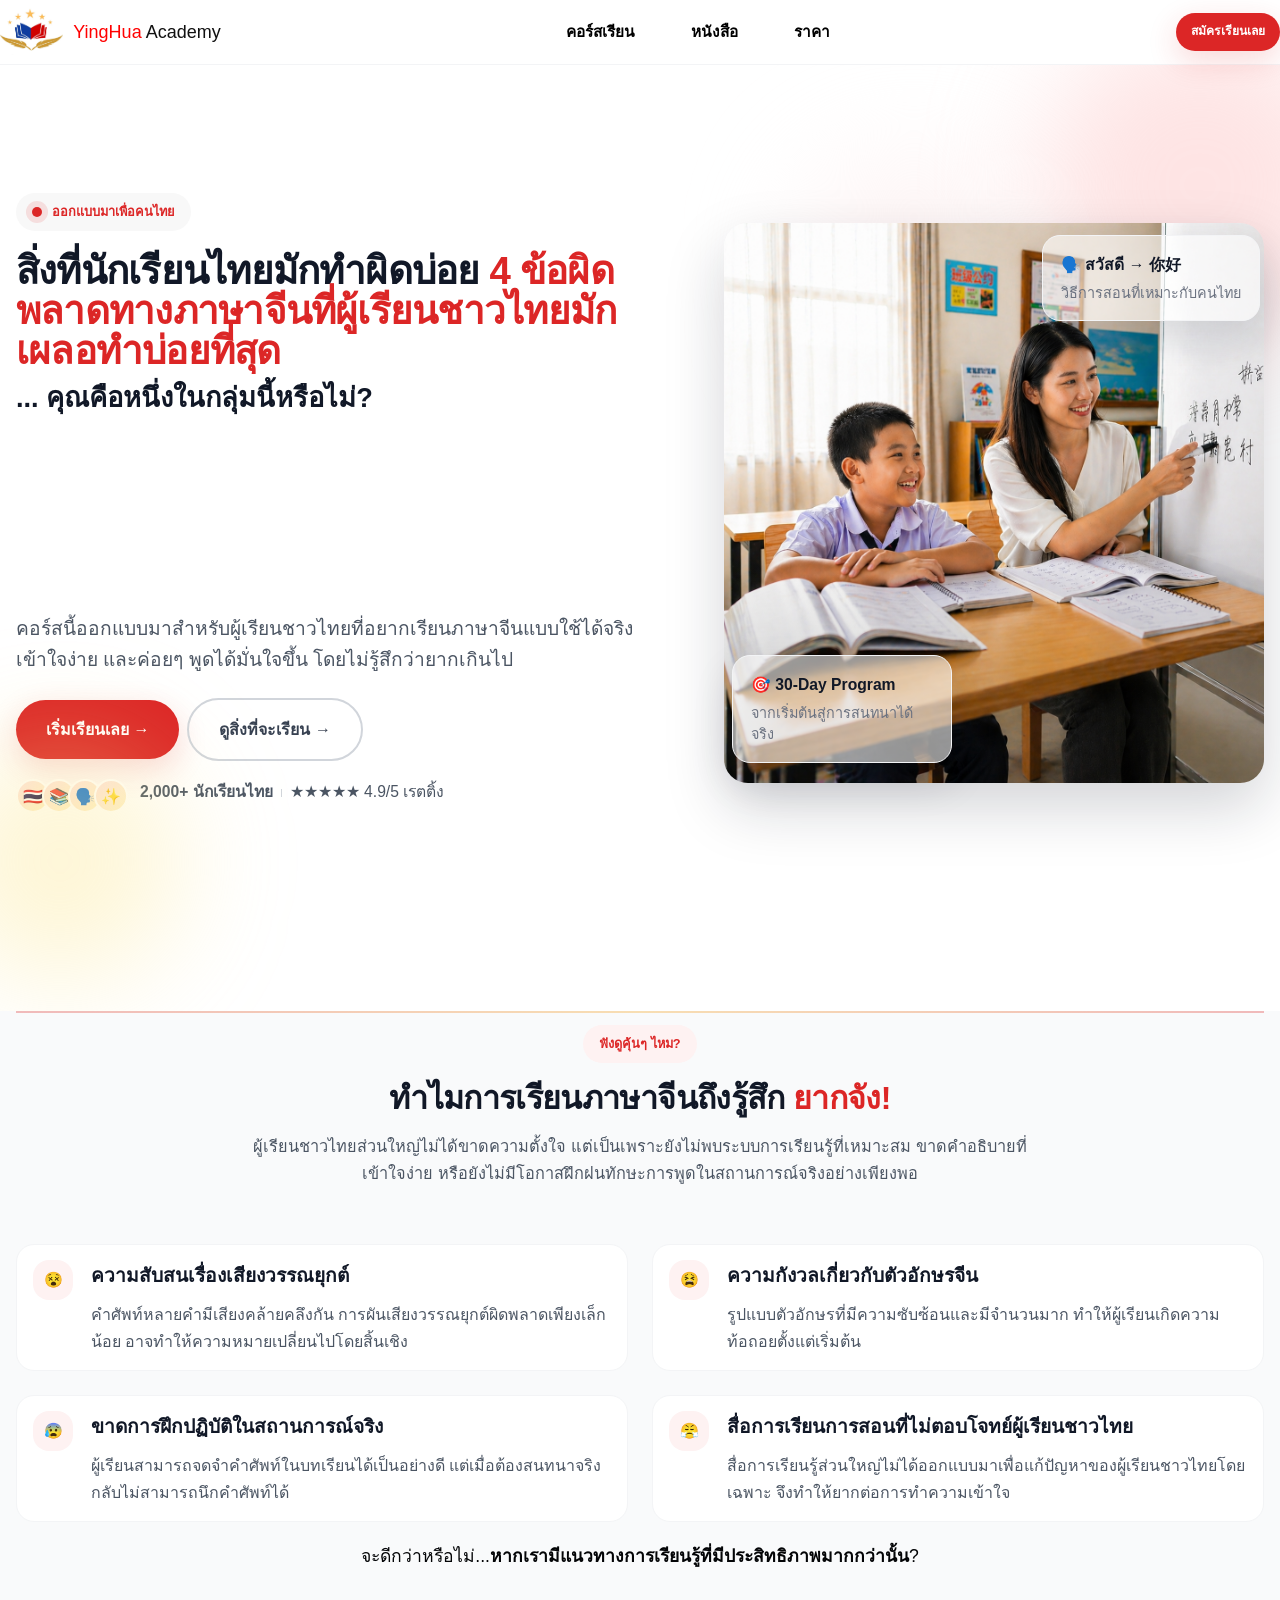
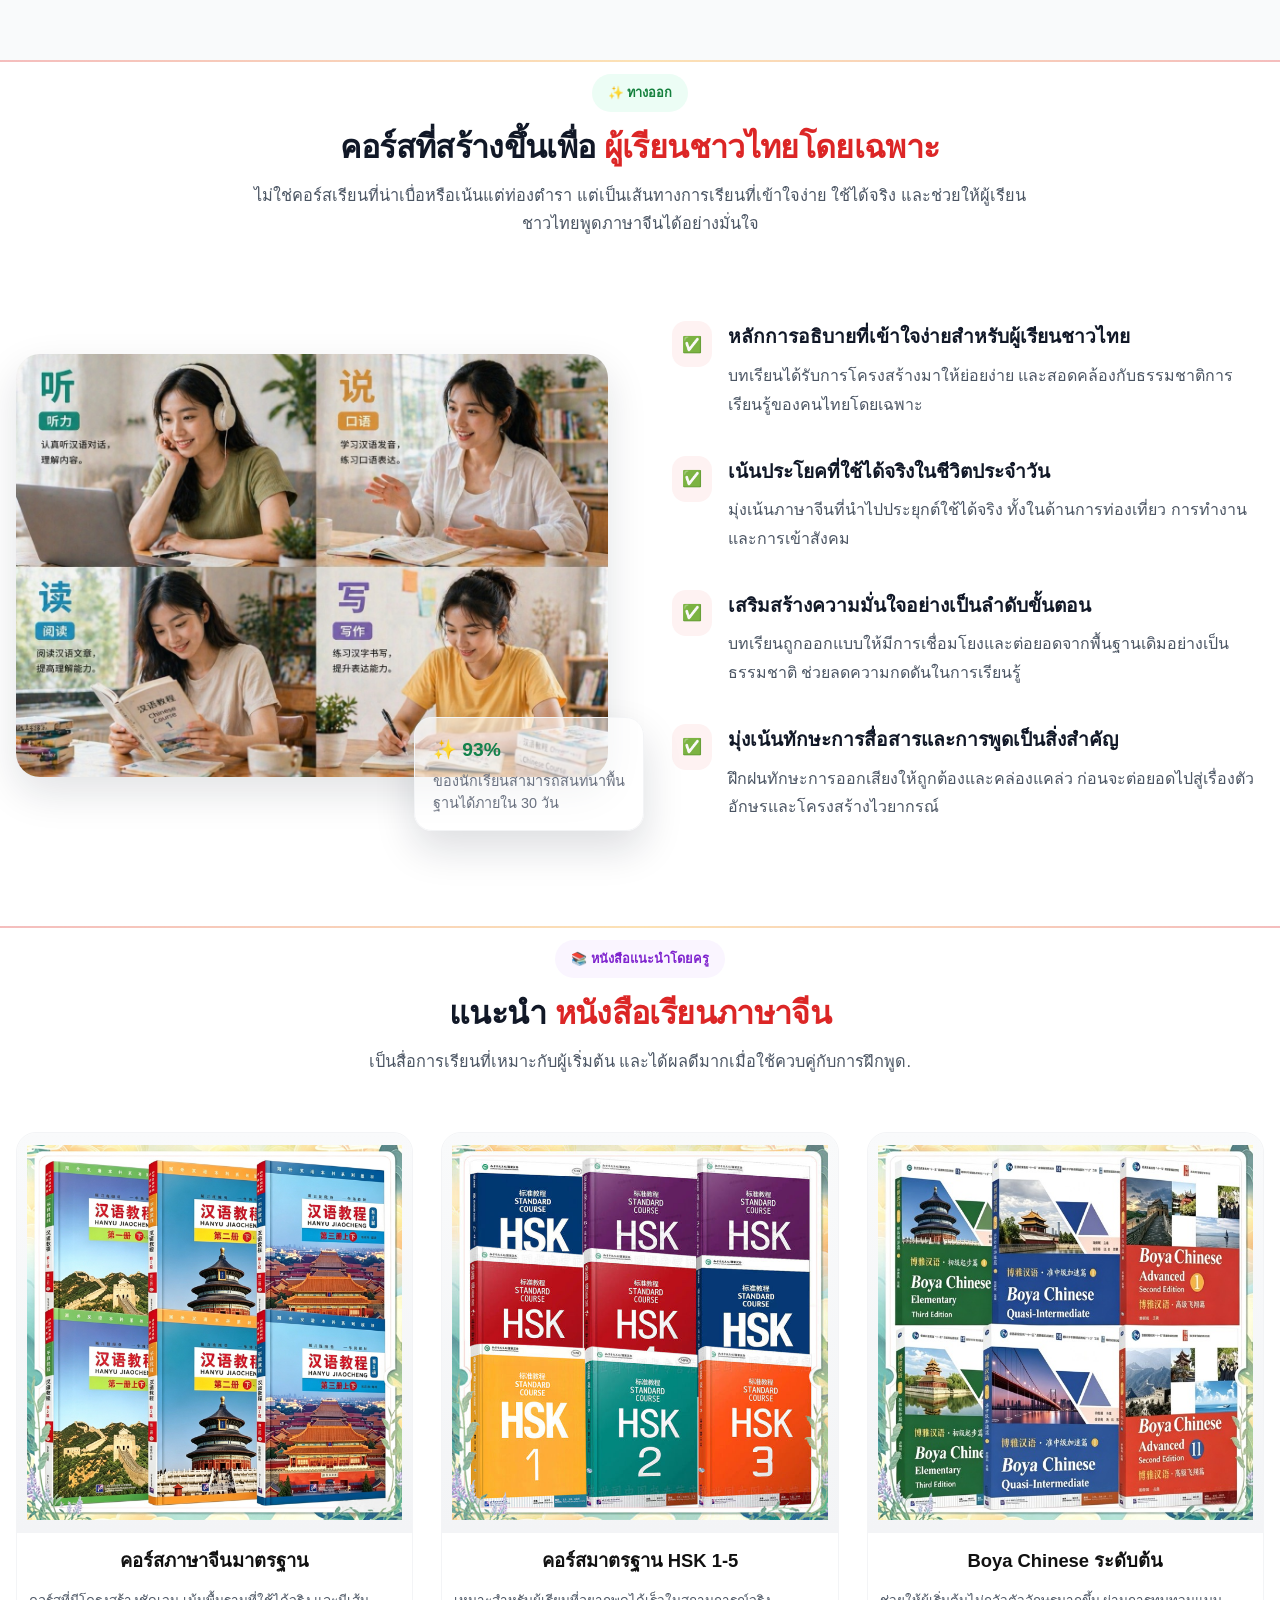
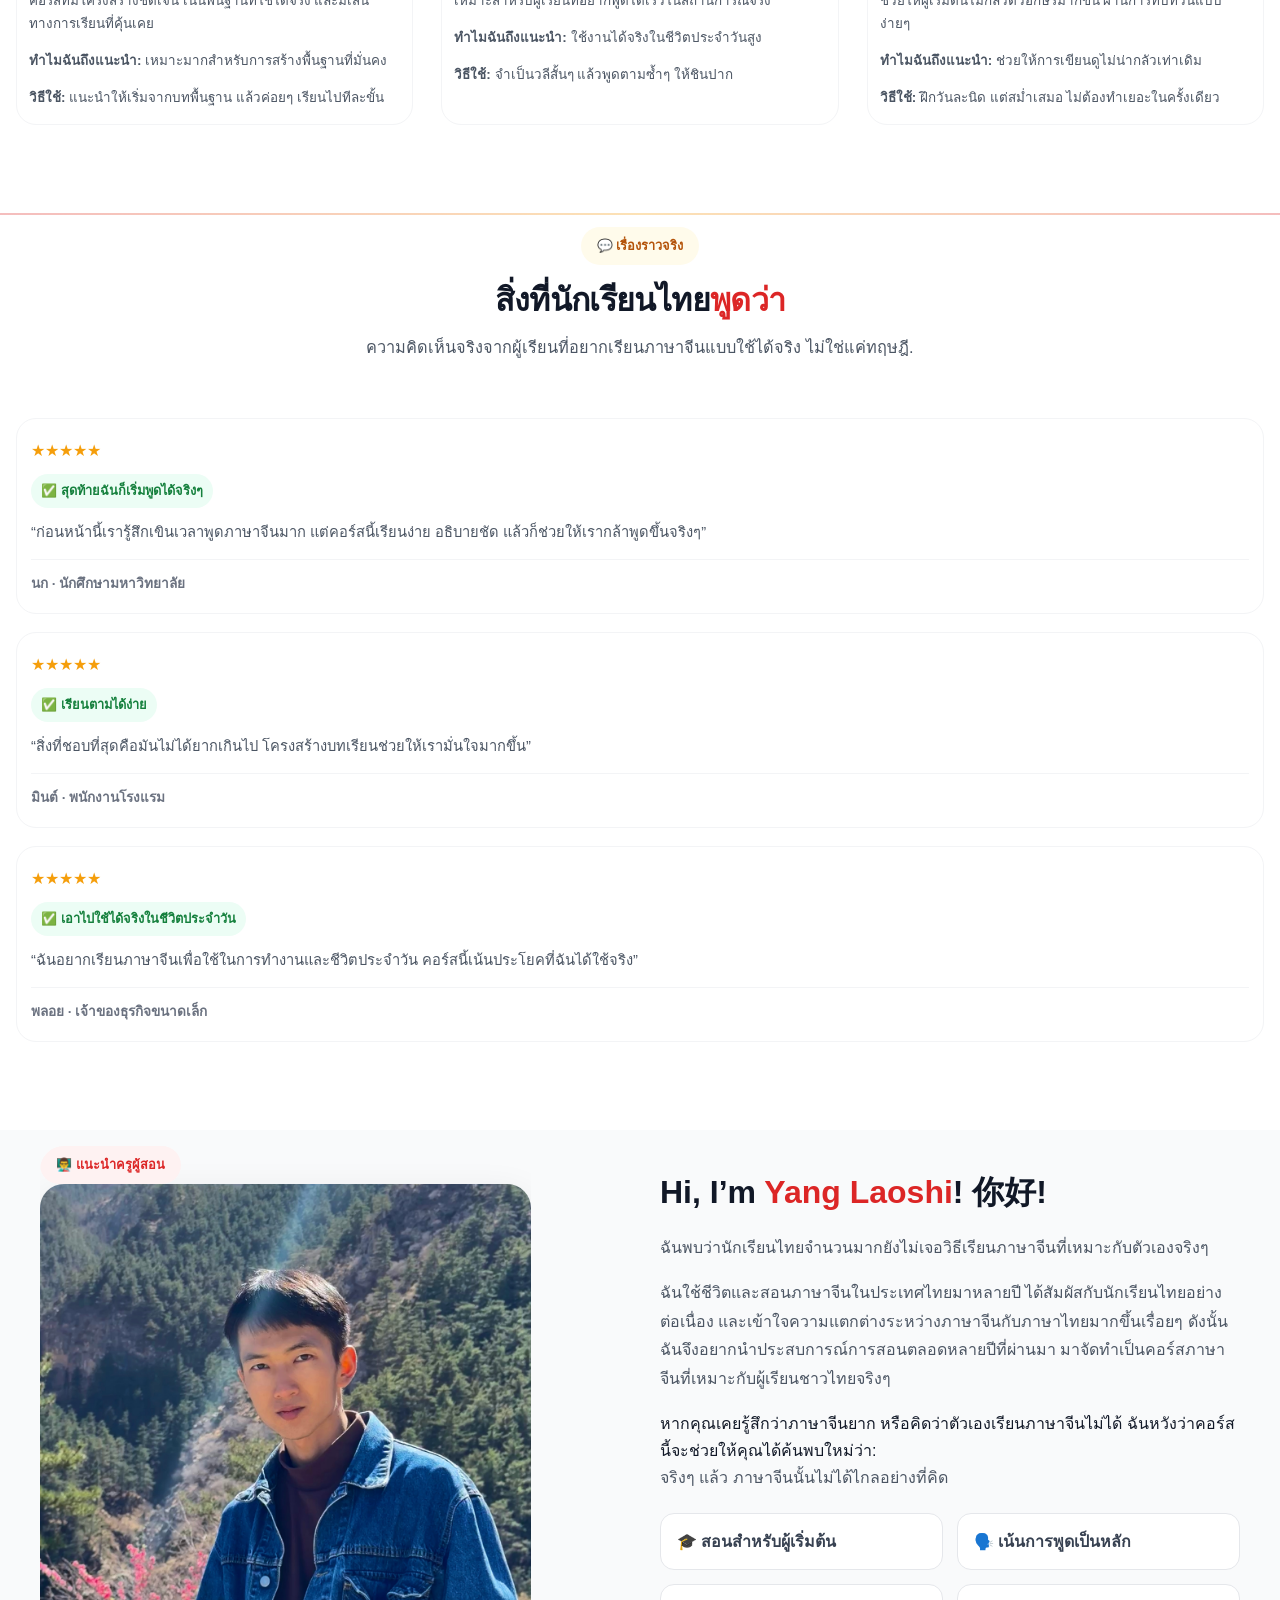
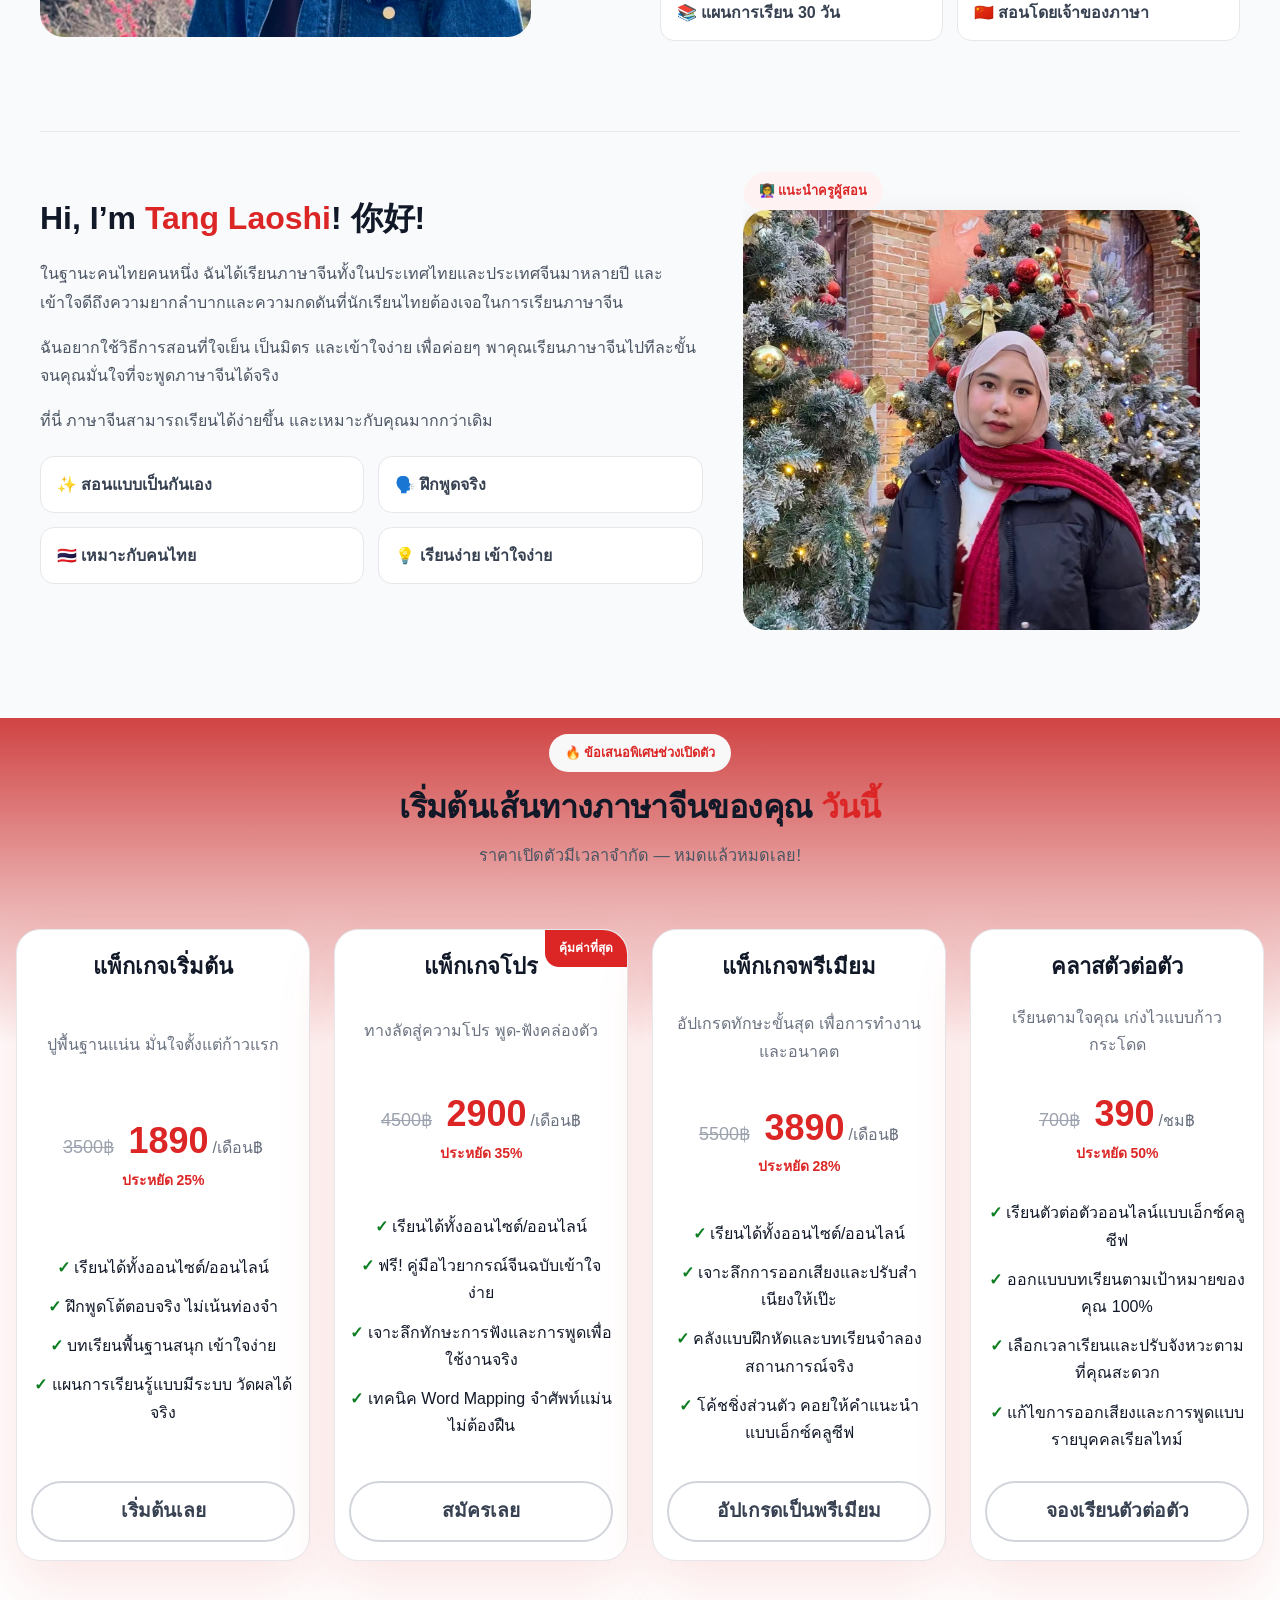
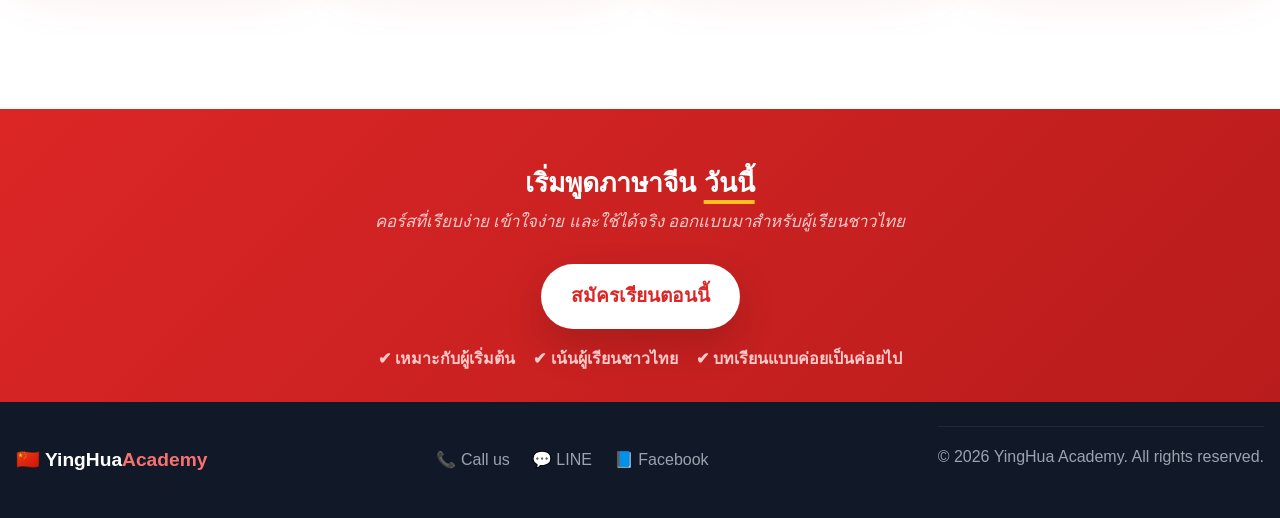
<file: index.html>
<!DOCTYPE html>
<html lang="en">
<head>
  <meta charset="UTF-8" />
  <meta name="viewport" content="width=device-width, initial-scale=1.0" />
  <title>YingHua Academy</title>
  <meta
    name="description"
    content="A beginner-friendly Chinese course designed for Thai learners. Learn practical Chinese in 30 days with clear lessons, Thai-friendly explanations, and real-life speaking practice."
  />
  <link rel="stylesheet" href="style.css" />
</head>
<body>
  <header class="site-header">
    <div class="nav">
   
    <!-- 顶部logo -->   
  <div class="logo">
  <img src="images/logo.png" alt="YingHua Academy Logo">
  <div class="logo-text">
    <span class="logo-main">YingHua</span>
    <span class="logo-sub">Academy</span>
  </div>
</div>

      <nav class="nav-links">
        <a href="#course">คอร์สเรียน</a>
        <a href="#books"> หนังสือ</a>
        <a href="#pricing">ราคา</a>
      </nav>

      <a href="#pricing" class="btn btn-primary nav-cta">สมัครเรียนเลย</a>
    </div>
  </header>

  <main>
    <section class="hero">
  <div class="hero-bg hero-bg-1"></div>
  <div class="hero-bg hero-bg-2"></div>
  <div class="hero-bg hero-bg-3"></div>

  <div class="container hero-grid">
    <div class="hero-text">
      <div class="pill">
        <span class="dot"></span>
        ออกแบบมาเพื่อคนไทย
      </div>

      <h1>
        สิ่งที่นักเรียนไทยมักทำผิดบ่อย
        <span class="highlight">4 ข้อผิดพลาดทางภาษาจีนที่ผู้เรียนชาวไทยมักเผลอทำบ่อยที่สุด</span>
      </h1>

      <h2>... คุณคือหนึ่งในกลุ่มนี้หรือไม่?</h2>

      <p class="hero-desc">
        คอร์สนี้ออกแบบมาสำหรับผู้เรียนชาวไทยที่อยากเรียนภาษาจีนแบบใช้ได้จริง เข้าใจง่าย และค่อยๆ พูดได้มั่นใจขึ้น โดยไม่รู้สึกว่ายากเกินไป
      </p>

      <div class="hero-actions">
        <a href="#pricing" class="btn btn-primary btn-large">เริ่มเรียนเลย →</a>
        <a href="#course" class="btn btn-secondary btn-large">ดูสิ่งที่จะเรียน →</a>
      </div>

      <div class="social-proof">
        <div class="avatars">
          <span>🇹🇭</span>
          <span>📚</span>
          <span>🗣️</span>
          <span>✨</span>
        </div>
        <div class="proof-text">
          <strong>2,000+ นักเรียนไทย</strong>
          <span class="divider"></span>
          <span>★★★★★ 4.9/5 เรตติ้ง</span>
        </div>
      </div>
    </div>

    <div class="hero-image-wrap">
      <div class="hero-image-card">
        <img src="images/hero.jpg" alt="Chinese teacher and Thai student studying together" />
        <div class="image-overlay"></div>

        <div class="floating-card floating-bottom-left">
          <strong>🎯 30-Day Program</strong>
          <p>จากเริ่มต้นสู่การสนทนาได้จริง</p>
        </div>

        <div class="floating-card floating-top-right">
          <strong>🗣️ สวัสดี → 你好</strong>
          <p>วิธีการสอนที่เหมาะกับคนไทย</p>
        </div>
      </div>
    </div>
  </div>
</section>

    <section class="problem-section section-alt">
  <div class="container">
    <div class="top-line"></div>

    <div class="section-heading">
      <div class="pill pill-red">ฟังดูคุ้นๆ ไหม?</div>

      <h3 class="one-line">
        ทำไมการเรียนภาษาจีนถึงรู้สึก <span class="highlight">ยากจัง!</span>
      </h3>

      <p>
        ผู้เรียนชาวไทยส่วนใหญ่ไม่ได้ขาดความตั้งใจ แต่เป็นเพราะยังไม่พบระบบการเรียนรู้ที่เหมาะสม ขาดคำอธิบายที่เข้าใจง่าย หรือยังไม่มีโอกาสฝึกฝนทักษะการพูดในสถานการณ์จริงอย่างเพียงพอ
      </p>
    </div>

    <div class="card-grid two-col">
      <div class="info-card">
        <div class="icon-box">😵</div>
        <div>
          <h4>ความสับสนเรื่องเสียงวรรณยุกต์</h4>
          <p>คำศัพท์หลายคำมีเสียงคล้ายคลึงกัน การผันเสียงวรรณยุกต์ผิดพลาดเพียงเล็กน้อย อาจทำให้ความหมายเปลี่ยนไปโดยสิ้นเชิง</p>
        </div>
      </div>

      <div class="info-card">
        <div class="icon-box">😫</div>
        <div>
          <h4>ความกังวลเกี่ยวกับตัวอักษรจีน</h4>
          <p>รูปแบบตัวอักษรที่มีความซับซ้อนและมีจำนวนมาก ทำให้ผู้เรียนเกิดความท้อถอยตั้งแต่เริ่มต้น</p>
        </div>
      </div>

      <div class="info-card">
        <div class="icon-box">😰</div>
        <div>
          <h4>ขาดการฝึกปฏิบัติในสถานการณ์จริง</h4>
          <p>ผู้เรียนสามารถจดจำคำศัพท์ในบทเรียนได้เป็นอย่างดี แต่เมื่อต้องสนทนาจริงกลับไม่สามารถนึกคำศัพท์ได้</p>
        </div>
      </div>

      <div class="info-card">
        <div class="icon-box">😤</div>
        <div>
          <h4>สื่อการเรียนการสอนที่ไม่ตอบโจทย์ผู้เรียนชาวไทย</h4>
          <p>สื่อการเรียนรู้ส่วนใหญ่ไม่ได้ออกแบบมาเพื่อแก้ปัญหาของผู้เรียนชาวไทยโดยเฉพาะ จึงทำให้ยากต่อการทำความเข้าใจ</p>
        </div>
      </div>
    </div>

    <p class="section-bottom-note">
     จะดีกว่าหรือไม่...<strong>หากเรามีแนวทางการเรียนรู้ที่มีประสิทธิภาพมากกว่านั้น</strong>?
    </p>
  </div>
</section>

    <section id="course" class="solution-section">
  <div class="top-line"></div>

  <div class="container">

    <!-- ✅ 标题（居中） -->
    <div class="section-heading">
      <div class="pill pill-green">✨ ทางออก</div>

      <h3>
        คอร์สที่สร้างขึ้นเพื่อ <span class="highlight">ผู้เรียนชาวไทยโดยเฉพาะ</span>
      </h3>

      <p>
        ไม่ใช่คอร์สเรียนที่น่าเบื่อหรือเน้นแต่ท่องตำรา แต่เป็นเส้นทางการเรียนที่เข้าใจง่าย ใช้ได้จริง และช่วยให้ผู้เรียนชาวไทยพูดภาษาจีนได้อย่างมั่นใจ
      </p>
    </div>

    <!-- ✅ 左右布局 -->
    <div class="split-grid">

      <!-- 左边图片 -->
      <div class="image-panel">
        <div class="image-card">
          <img src="images/solution.jpg" alt="Happy Thai student studying Chinese" />
          <div class="floating-card floating-stat">
            <strong>✨ 93%</strong>
            <p>ของนักเรียนสามารถสนทนาพื้นฐานได้ภายใน 30 วัน</p>
          </div>
        </div>
      </div>

      <!-- 右边内容 -->
      <div class="text-panel">

        <div class="feature-list">

          <div class="feature-item">
            <div class="icon-box small">✅</div>
            <div>
              <h4>หลักการอธิบายที่เข้าใจง่ายสำหรับผู้เรียนชาวไทย</h4>
              <p>บทเรียนได้รับการโครงสร้างมาให้ย่อยง่าย และสอดคล้องกับธรรมชาติการเรียนรู้ของคนไทยโดยเฉพาะ</p>
            </div>
          </div>

          <div class="feature-item">
            <div class="icon-box small">✅</div>
            <div>
              <h4>เน้นประโยคที่ใช้ได้จริงในชีวิตประจำวัน</h4>
              <p>มุ่งเน้นภาษาจีนที่นำไปประยุกต์ใช้ได้จริง ทั้งในด้านการท่องเที่ยว การทำงาน และการเข้าสังคม</p>
            </div>
          </div>

          <div class="feature-item">
            <div class="icon-box small">✅</div>
            <div>
              <h4>เสริมสร้างความมั่นใจอย่างเป็นลำดับขั้นตอน</h4>
              <p>บทเรียนถูกออกแบบให้มีการเชื่อมโยงและต่อยอดจากพื้นฐานเดิมอย่างเป็นธรรมชาติ ช่วยลดความกดดันในการเรียนรู้</p>
            </div>
          </div>

          <div class="feature-item">
            <div class="icon-box small">✅</div>
            <div>
              <h4>มุ่งเน้นทักษะการสื่อสารและการพูดเป็นสิ่งสำคัญ</h4>
              <p>ฝึกฝนทักษะการออกเสียงให้ถูกต้องและคล่องแคล่ว ก่อนจะต่อยอดไปสู่เรื่องตัวอักษรและโครงสร้างไวยากรณ์</p>
            </div>
          </div>

        </div>

      </div>

    </div>

  </div>
</section>

  </div>
</section>

   <section id="books" class="books-section">
  <div class="top-line"></div>
  <div class="container">
    <div class="section-heading">
      <div class="pill pill-purple">📚 หนังสือแนะนำโดยครู</div>
      <h3>แนะนำ <span class="highlight">หนังสือเรียนภาษาจีน</span></h3>
      <p>
         เป็นสื่อการเรียนที่เหมาะกับผู้เริ่มต้น และได้ผลดีมากเมื่อใช้ควบคู่กับการฝึกพูด.
      </p>
    </div>

    <div class="book-grid">
      <div class="book-card">
        <div class="book-top">
          <img src="images/book1.jpg" alt="Chinese Standard Course">
        </div>
        <h4 class="book-title">คอร์สภาษาจีนมาตรฐาน</h4>
        <div class="book-body">
          <p>คอร์สที่มีโครงสร้างชัดเจน เน้นพื้นฐานที่ใช้ได้จริง และมีเส้นทางการเรียนที่คุ้นเคย</p>
          <p><strong>ทำไมฉันถึงแนะนำ:</strong> เหมาะมากสำหรับการสร้างพื้นฐานที่มั่นคง</p>
          <p><strong>วิธีใช้:</strong> แนะนำให้เริ่มจากบทพื้นฐาน แล้วค่อยๆ เรียนไปทีละขั้น</p>
        </div>
      </div>

      <div class="book-card">
        <div class="book-top">
          <img src="images/book2.jpg" alt="HSK 1-3 Standard Course">
        </div>
        <h4 class="book-title">คอร์สมาตรฐาน HSK 1-5</h4>
        <div class="book-body">
          <p>เหมาะสำหรับผู้เรียนที่อยากพูดได้เร็วในสถานการณ์จริง</p>
          <p><strong>ทำไมฉันถึงแนะนำ:</strong> ใช้งานได้จริงในชีวิตประจำวันสูง</p>
          <p><strong>วิธีใช้:</strong> จำเป็นวลีสั้นๆ แล้วพูดตามซ้ำๆ ให้ชินปาก</p>
        </div>
      </div>

      <div class="book-card">
        <div class="book-top">
          <img src="images/book3.jpg" alt="Boya Chinese Elementary">
        </div>
        <h4 class="book-title">Boya Chinese ระดับต้น</h4>
        <div class="book-body">
          <p> ช่วยให้ผู้เริ่มต้นไม่กลัวตัวอักษรมากขึ้น ผ่านการทบทวนแบบง่ายๆ</p>
          <p><strong>ทำไมฉันถึงแนะนำ:</strong> ช่วยให้การเขียนดูไม่น่ากลัวเท่าเดิม</p>
          <p><strong>วิธีใช้:</strong>  ฝึกวันละนิด แต่สม่ำเสมอ ไม่ต้องทำเยอะในครั้งเดียว</p>
        </div>
      </div>
    </div>
  </div>
</section>

        

    <section class="testimonial-section">
      <div class="top-line"></div>
      <div class="container">
        <div class="section-heading">
          <div class="pill pill-amber">💬 เรื่องราวจริง</div>
          <h3>สิ่งที่นักเรียนไทย<span class="highlight">พูดว่า</span></h3>
          <p>ความคิดเห็นจริงจากผู้เรียนที่อยากเรียนภาษาจีนแบบใช้ได้จริง ไม่ใช่แค่ทฤษฎี.</p>
        </div>

        <div class="testimonial-grid">
          <div class="testimonial-card">
            <div class="stars">★★★★★</div>
            <span class="success-badge">✅ สุดท้ายฉันก็เริ่มพูดได้จริงๆ</span>
            <p>
              “ก่อนหน้านี้เรารู้สึกเขินเวลาพูดภาษาจีนมาก แต่คอร์สนี้เรียนง่าย อธิบายชัด แล้วก็ช่วยให้เรากล้าพูดขึ้นจริงๆ”
            </p>
            <div class="author">นก · นักศึกษามหาวิทยาลัย</div>
          </div>

          <div class="testimonial-card">
            <div class="stars">★★★★★</div>
            <span class="success-badge">✅ เรียนตามได้ง่าย</span>
            <p>
              “สิ่งที่ชอบที่สุดคือมันไม่ได้ยากเกินไป โครงสร้างบทเรียนช่วยให้เรามั่นใจมากขึ้น”
            </p>
            <div class="author">มินต์ · พนักงานโรงแรม</div>
          </div>

          <div class="testimonial-card">
            <div class="stars">★★★★★</div>
            <span class="success-badge">✅ เอาไปใช้ได้จริงในชีวิตประจำวัน</span>
            <p>
              “ฉันอยากเรียนภาษาจีนเพื่อใช้ในการทำงานและชีวิตประจำวัน คอร์สนี้เน้นประโยคที่ฉันได้ใช้จริง”
            </p>
            <div class="author">พลอย · เจ้าของธุรกิจขนาดเล็ก</div>
          </div>
        </div>
      </div>
    </section>

   <section class="instructor-section section-alt">
  <div class="container">

    <!-- 老师1 -->
    <div class="teacher-block">

      <!-- 图片 -->
      <div class="image-panel">
        <div class="image-card instructor-card">
          <div class="pill pill-red">👨‍🏫 แนะนำครูผู้สอน</div>
          <img src="images/instructor-1.jpg" alt="Yang Laoshi" />
        </div>
      </div>

      <!-- 文字 -->
      <div class="text-panel">
        <h3>Hi, I’m <span class="highlight">Yang Laoshi</span>! 你好!</h3>

        <p>
          ฉันพบว่านักเรียนไทยจำนวนมากยังไม่เจอวิธีเรียนภาษาจีนที่เหมาะกับตัวเองจริงๆ
        </p>

        <p>
         ฉันใช้ชีวิตและสอนภาษาจีนในประเทศไทยมาหลายปี ได้สัมผัสกับนักเรียนไทยอย่างต่อเนื่อง และเข้าใจความแตกต่างระหว่างภาษาจีนกับภาษาไทยมากขึ้นเรื่อยๆ ดังนั้น ฉันจึงอยากนำประสบการณ์การสอนตลอดหลายปีที่ผ่านมา มาจัดทำเป็นคอร์สภาษาจีนที่เหมาะกับผู้เรียนชาวไทยจริงๆ
        </p>
หากคุณเคยรู้สึกว่าภาษาจีนยาก หรือคิดว่าตัวเองเรียนภาษาจีนไม่ได้ ฉันหวังว่าคอร์สนี้จะช่วยให้คุณได้ค้นพบใหม่ว่า:
        <p>
          จริงๆ แล้ว ภาษาจีนนั้นไม่ได้ไกลอย่างที่คิด

        <div class="credentials">
          <div class="credential">🎓 สอนสำหรับผู้เริ่มต้น</div>
          <div class="credential">🗣️ เน้นการพูดเป็นหลัก</div>
          <div class="credential">📚 แผนการเรียน 30 วัน
</div>
          <div class="credential">🇨🇳 สอนโดยเจ้าของภาษา</div>
        </div>
      </div>

    </div>

    <!-- 老师2 -->
    <div class="teacher-block reverse">

      <!-- 图片 -->
      <div class="image-panel">
        <div class="image-card instructor-card">
          <div class="pill pill-red">👩‍🏫 แนะนำครูผู้สอน</div>
          <img src="images/instructor-2.jpg" alt="Tang Laoshi" />
        </div>
      </div>

      <!-- 文字 -->
      <div class="text-panel">
        <h3>Hi, I’m <span class="highlight">Tang Laoshi</span>! 你好!</h3>

        <p>
          ในฐานะคนไทยคนหนึ่ง ฉันได้เรียนภาษาจีนทั้งในประเทศไทยและประเทศจีนมาหลายปี และเข้าใจดีถึงความยากลำบากและความกดดันที่นักเรียนไทยต้องเจอในการเรียนภาษาจีน
        </p>

        <p>
          ฉันอยากใช้วิธีการสอนที่ใจเย็น เป็นมิตร และเข้าใจง่าย เพื่อค่อยๆ พาคุณเรียนภาษาจีนไปทีละขั้น จนคุณมั่นใจที่จะพูดภาษาจีนได้จริง
        </p>

        <p>
          ที่นี่ ภาษาจีนสามารถเรียนได้ง่ายขึ้น และเหมาะกับคุณมากกว่าเดิม
        </p>

        <div class="credentials">
          <div class="credential">✨ สอนแบบเป็นกันเอง</div>
          <div class="credential">🗣️ ฝึกพูดจริง</div>
          <div class="credential">🇹🇭 เหมาะกับคนไทย</div>
          <div class="credential">💡 เรียนง่าย เข้าใจง่าย</div>
        </div>
      </div>

    </div>

  </div>
</section>

     <section id="pricing" class="pricing-section">
  <div class="container">
     <div class="section-heading">
      <div class="pill pill-red2">🔥 ข้อเสนอพิเศษช่วงเปิดตัว</div>

      <h3>
        เริ่มต้นเส้นทางภาษาจีนของคุณ <span class="highlight">วันนี้</span>
      </h3>

      <p>
        ราคาเปิดตัวมีเวลาจำกัด — หมดแล้วหมดเลย!
      </p>
    </div>

    <div class="pricing-grid">

  <!-- 基础 -->
  <div class="pricing-card">
    <h4>แพ็กเกจเริ่มต้น</h4>
    <p class="pricing-sub">ปูพื้นฐานแน่น มั่นใจตั้งแต่ก้าวแรก</p>

    <div class="price">
      <span class="old-price">3500฿</span>
      <span class="new-price">1890<span>/เดือน฿</span></span>
      <div class="save-text">ประหยัด 25%</div>
    </div>

    <ul class="pricing-list">
      <li>เรียนได้ทั้งออนไซต์/ออนไลน์</li>
      <li>ฝึกพูดโต้ตอบจริง ไม่เน้นท่องจำ</li>
      <li>บทเรียนพื้นฐานสนุก เข้าใจง่าย</li>
      <li>แผนการเรียนรู้แบบมีระบบ วัดผลได้จริง</li>
</ul>

    <a href="payment.html" class="btn btn-secondary btn-full">เริ่มต้นเลย</a>
      </div>

  <!-- ⭐ 主推 -->
  <div class="pricing-card featured">
    <div class="best-value">คุ้มค่าที่สุด</div>

    <h4>แพ็กเกจโปร</h4>
    <p class="pricing-sub">ทางลัดสู่ความโปร พูด-ฟังคล่องตัว</p>

    <div class="price">
      <span class="old-price">4500฿</span>
      <span class="new-price">2900<span>/เดือน฿</span></span>
      <div class="save-text">ประหยัด 35%</div>
    </div>

    <ul class="pricing-list">
      <li>เรียนได้ทั้งออนไซต์/ออนไลน์</li>
      <li>ฟรี! คู่มือไวยากรณ์จีนฉบับเข้าใจง่าย</li>
      <li>เจาะลึกทักษะการฟังและการพูดเพื่อใช้งานจริง</li>
      <li>เทคนิค Word Mapping จำศัพท์แม่น ไม่ต้องฝืน</li>
    </ul>

     <a href="payment.html" class="btn btn-secondary btn-full">สมัครเลย</a>
      </div>

  <!-- 高级 -->
  <div class="pricing-card">
    <h4>แพ็กเกจพรีเมียม</h4>
    <p class="pricing-sub">อัปเกรดทักษะขั้นสุด เพื่อการทำงานและอนาคต</p>

    <div class="price">
      <span class="old-price">5500฿</span>
      <span class="new-price">3890<span>/เดือน฿</span></span>
      <div class="save-text">ประหยัด 28%</div>
    </div>

    <ul class="pricing-list">
      <li>เรียนได้ทั้งออนไซต์/ออนไลน์</li>
      <li>เจาะลึกการออกเสียงและปรับสำเนียงให้เป๊ะ</li>
      <li>คลังแบบฝึกหัดและบทเรียนจำลองสถานการณ์จริง</li>
      <li>โค้ชชิ่งส่วนตัว คอยให้คำแนะนำแบบเอ็กซ์คลูซีฟ</li>
    </ul> 
    <a href="payment.html" class="btn btn-secondary btn-full">อัปเกรดเป็นพรีเมียม</a>
      </div>
 <!-- 一对一教学 -->
      <div class="pricing-card">
        <h4>คลาสตัวต่อตัว</h4>
        <p class="pricing-sub">เรียนตามใจคุณ เก่งไวแบบก้าวกระโดด</p>

        <div class="price">
          <span class="old-price">700฿</span>
          <span class="new-price">390<span>/ชม฿</span></span>
          <div class="save-text">ประหยัด 50%</div>
        </div>

        <ul class="pricing-list">
          <li>เรียนตัวต่อตัวออนไลน์แบบเอ็กซ์คลูซีฟ</li>
           <li>ออกแบบบทเรียนตามเป้าหมายของคุณ 100%</li>
           <li>เลือกเวลาเรียนและปรับจังหวะตามที่คุณสะดวก</li>
          <li>แก้ไขการออกเสียงและการพูดแบบรายบุคคลเรียลไทม์</li>
        </ul>

        <a href="payment.html" class="btn btn-secondary btn-full">จองเรียนตัวต่อตัว</a>
      </div>

    </div>
  </div>
</section>

</div>
<section class="final-cta">
  <div class="container final-content">

    <h3>
      เริ่มพูดภาษาจีน <span> วันนี้</span>
    </h3>

    <p class="thai-line">
      คอร์สที่เรียบง่าย เข้าใจง่าย และใช้ได้จริง ออกแบบมาสำหรับผู้เรียนชาวไทย
    </p>

   <a href="#pricing" class="btn btn-white">สมัครเรียนตอนนี้</a>


    <div class="final-trust">
      <span>✔ เหมาะกับผู้เริ่มต้น</span>
      <span>✔ เน้นผู้เรียนชาวไทย</span>
      <span>✔ บทเรียนแบบค่อยเป็นค่อยไป</span>
    </div>

  </div>
</section>
<footer class="site-footer">
  <div class="container">

    <div class="footer-row">
      
      <!-- 左边品牌 -->
      <div>
        <div class="footer-brand">
         🇨🇳 YingHua<span>Academy</span>
        </div>
        
      </div>

      <!-- 右边链接 -->
      <div class="footer-links">
  <a href="tel:+66652752501">📞 Call us</a>

 <a href="javascript:void(0);" onclick="openLine()">💬 LINE</a>
  <a href="https://www.facebook.com/YingHuaAcademyPTN/" target="_blank">
    📘 Facebook
  </a>
</div>
<div id="lineBox" style="
  display:none;
  position:fixed;
  z-index:9999;
  top:0;left:0;
  width:100%;height:100%;
  background:rgba(0,0,0,0.5);
  justify-content:center;
  align-items:center;
">

  <div style="
    background:#fff;
    padding:84px;
    border-radius:26px;
    text-align:center;
  ">

    <p>สแกนเพื่อเพิ่ม LINE</p>

    <img src="images/line-qr.png" style="
      width:280px;
      margin:15px auto;
      display:block;
    ">

    <button onclick="closeLine()" style="
      margin-top:10px;
      padding:8px 16px;
      border:none;
      border-radius:8px;
      background:#dc2626;
      color:#fff;
      cursor:pointer;
    ">
      ปิด
    </button>

  </div>
</div>
<script>
function openLine() {
  document.getElementById("lineBox").style.display = "flex";
}

function closeLine() {
  document.getElementById("lineBox").style.display = "none";
}
</script>

    <!-- 底部 -->
    <div class="footer-bottom">
      <p>© 2026 YingHua Academy. All rights reserved.</p>
    </div>

  </div>
</footer>
</file>
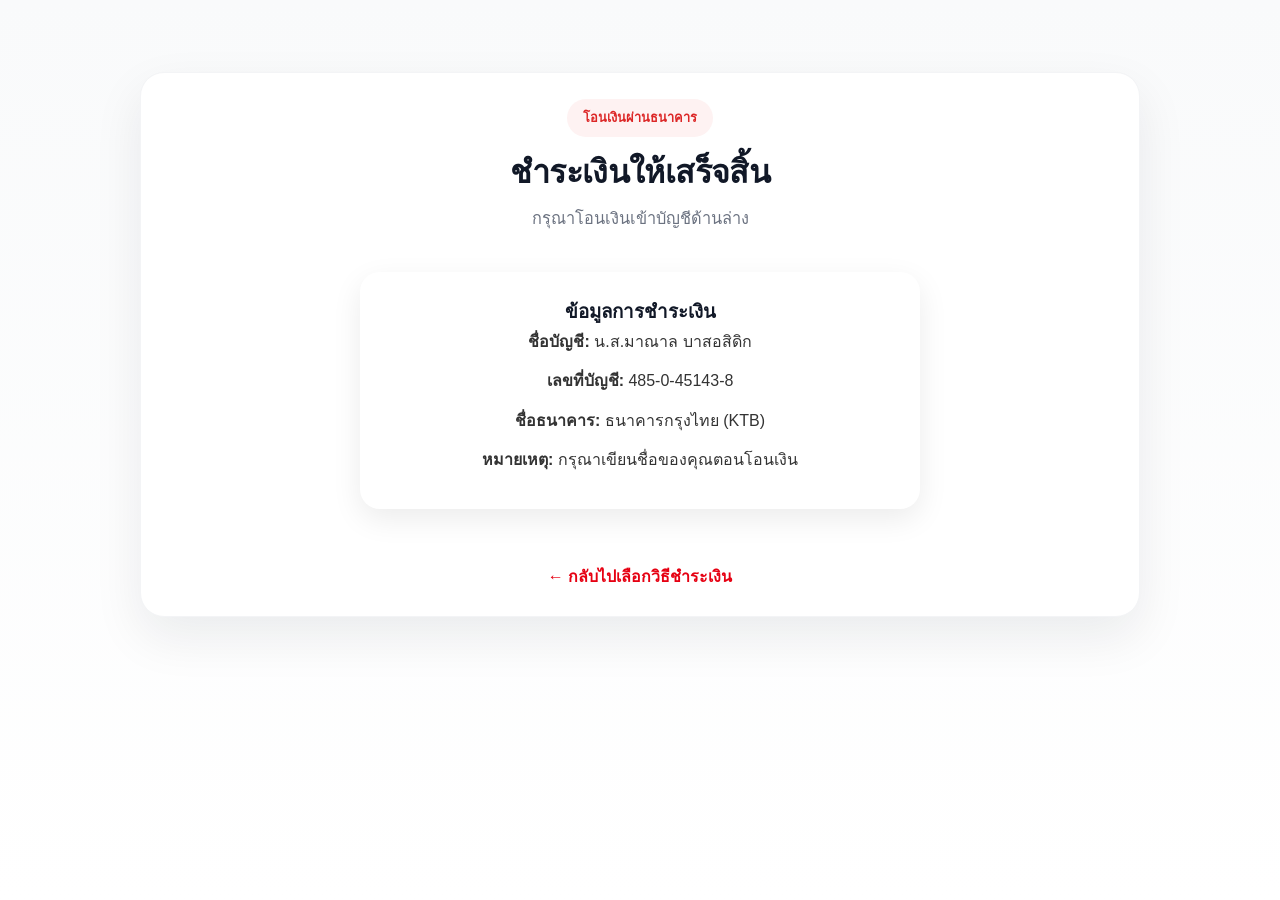
<file: bank-transfer.html>
<!DOCTYPE html>
<html lang="en">
<head>
  <meta charset="UTF-8" />
  <meta name="viewport" content="width=device-width, initial-scale=1.0" />
  <title>โอนเงินผ่านธนาคาร</title>
  <link rel="stylesheet" href="style.css" />
</head>
<body>
  

  <section class="payment-page">
    <div class="container">
      <div class="payment-box">

        <div class="section-heading">
          <div class="pill pill-red">โอนเงินผ่านธนาคาร</div>
          <h3>ชำระเงินให้เสร็จสิ้น</h3>
          <p>กรุณาโอนเงินเข้าบัญชีด้านล่าง</p>
        </div>

        <div class="payment-detail-card">
          <h3>ข้อมูลการชำระเงิน</h3>

          <p>
            <strong> ชื่อบัญชี:</strong>
            น.ส.มาณาล บาสอสิดิก
          </p>

          <p>
            <strong>เลขที่บัญชี:</strong>
            485-0-45143-8
          </p>

          <p>
            <strong> ชื่อธนาคาร:</strong>
            ธนาคารกรุงไทย (KTB)
          </p>

          <p>
            <strong>หมายเหตุ:</strong>
            กรุณาเขียนชื่อของคุณตอนโอนเงิน
          </p>
        </div>

        <a href="payment.html" class="back-link">← กลับไปเลือกวิธีชำระเงิน</a>

      </div>
    </div>
  </section>

</body>
</html>
</file>
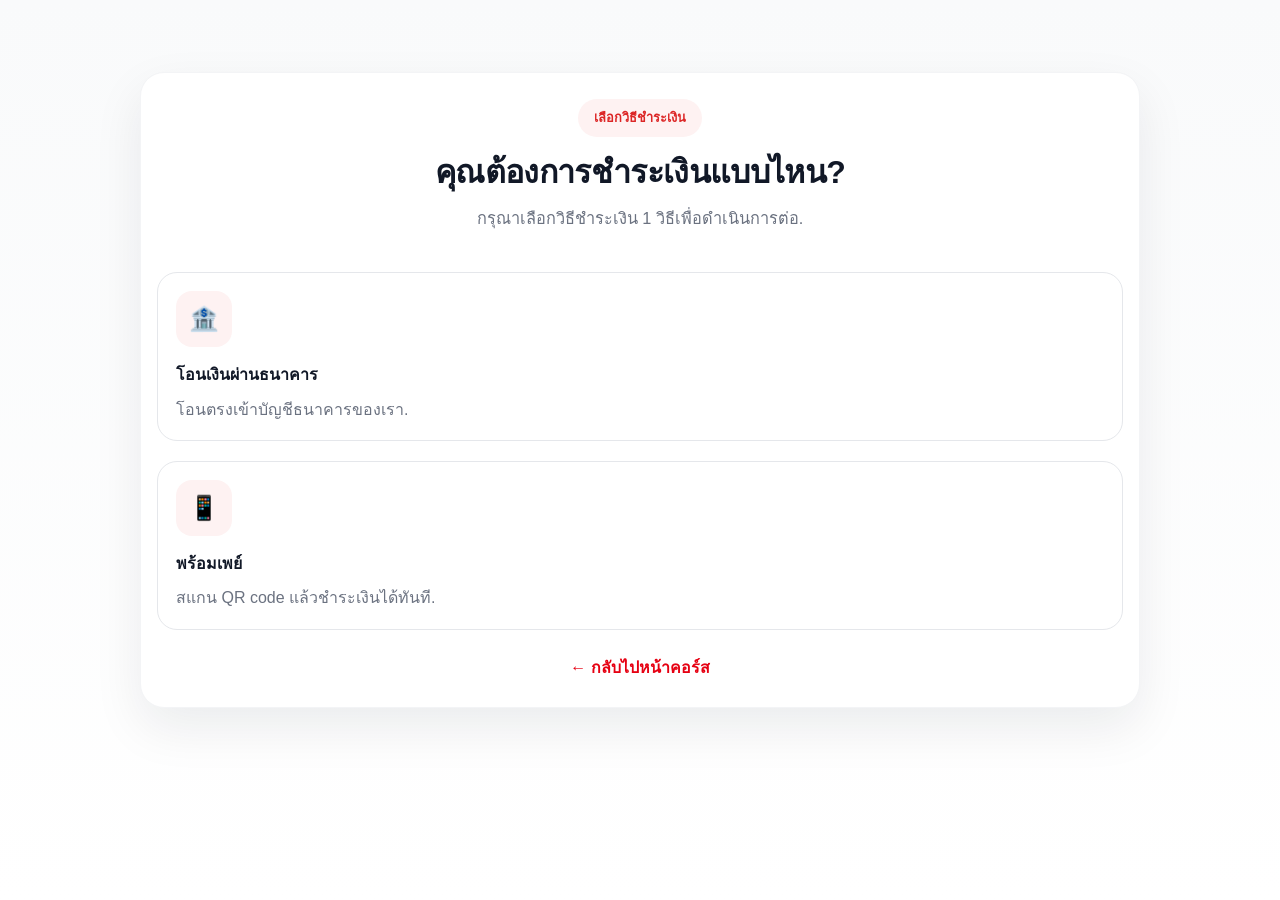
<file: payment.html>
<!DOCTYPE html>
<html lang="en">
<head>
  <meta charset="UTF-8" />
  <meta name="viewport" content="width=device-width, initial-scale=1.0" />
  <title> เลือกวิธีชำระเงิน</title>
  <link rel="stylesheet" href="style.css" />
</head>
<body>

  <section class="payment-page">
    <div class="container">
      <div class="payment-box">

        <div class="section-heading">
          <div class="pill pill-red"> เลือกวิธีชำระเงิน</div>
          <h3>คุณต้องการชำระเงินแบบไหน?</h3>
          <p>กรุณาเลือกวิธีชำระเงิน 1 วิธีเพื่อดำเนินการต่อ.</p>
        </div>

        <div class="payment-options">

          <a href="bank-transfer.html" class="payment-card">
            <div class="payment-icon">🏦</div>
            <h3>โอนเงินผ่านธนาคาร</h3>
            <p>โอนตรงเข้าบัญชีธนาคารของเรา.</p>
          </a>

          <a href="promptpay.html" class="payment-card">
            <div class="payment-icon">📱</div>
            <h3>พร้อมเพย์</h3>
            <p>สแกน QR code แล้วชำระเงินได้ทันที.</p>
          </a>

        </div>

        <a href="index.html" class="back-link">← กลับไปหน้าคอร์ส</a>

      </div>
    </div>
  </section>

</body>
</html>
</file>
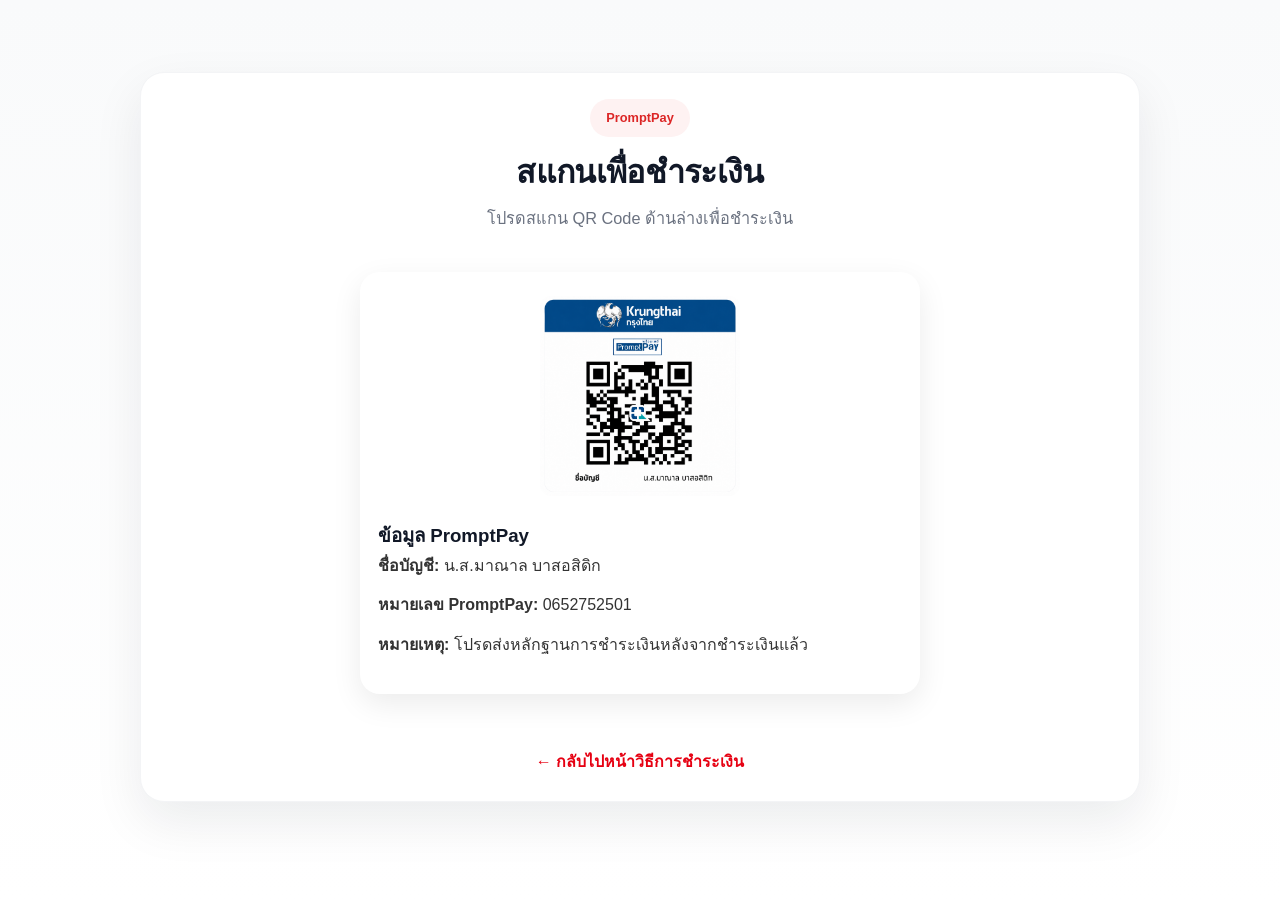
<file: promptpay.html>
<!DOCTYPE html>
<html lang="en">
<head>
  <meta charset="UTF-8" />
  <meta name="viewport" content="width=device-width, initial-scale=1.0" />
  <title>PromptPay</title>
  <link rel="stylesheet" href="style.css" />
</head>
<body>

  <section class="payment-page">
    <div class="container">
      <div class="payment-box">

        <div class="section-heading">
          <div class="pill pill-red">PromptPay</div>
          <h3>สแกนเพื่อชำระเงิน</h3>
          <p>โปรดสแกน QR Code ด้านล่างเพื่อชำระเงิน</p>
        </div>

        <div class="payment-detail-card">
          <div class="qr-box">
            <img src="images/promptpay-qr.png" alt="PromptPay QR Code">
          </div>

          <div class="payment-info">
            <h3>ข้อมูล PromptPay</h3>

            <p>
              <strong>ชื่อบัญชี:</strong>
              น.ส.มาณาล บาสอสิดิก
            </p>

            <p>
              <strong>หมายเลข PromptPay:</strong>
              0652752501
            </p>

            <p>
              <strong>หมายเหตุ:</strong>
             โปรดส่งหลักฐานการชำระเงินหลังจากชำระเงินแล้ว
            </p>
          </div>
        </div>

        <a href="payment.html" class="back-link">← กลับไปหน้าวิธีการชำระเงิน</a>

      </div>
    </div>
  </section>

</body>
</html>
</file>
<file: style.css>
/* =========================================================
   01. 基础重置
========================================================= */
* {
  margin: 0;
  padding: 0;
  box-sizing: border-box;
}

html {
  scroll-behavior: smooth;
}

body {
  font-family: -apple-system, BlinkMacSystemFont, "Segoe UI", Roboto, Inter, sans-serif;
  color: #111827;
  background: #ffffff;
  line-height: 1.7;
}

img {
  max-width: 100%;
  display: block;
}

a {
  text-decoration: none;
  color: inherit;
}

ul {
  list-style: none;
}

/* =========================================================
   02. 通用布局
========================================================= */
.container {
  width: min(1280px, calc(100% - 32px));
  margin: 0 auto;
}

.section-alt {
  background: #f9fafb;
}

section {
  padding: 24px 0 88px;
}

/* =========================================================
   03. 顶部导航栏
========================================================= */
.site-header {
  position: sticky;
  top: 0;
  z-index: 50;
  background: rgb(255, 255, 255);
  backdrop-filter: blur(12px);
  border-bottom: 1px solid #f3f4f6;
}

.nav {
  min-height: 64px;
  display: flex;
  align-items: center;
  justify-content: space-between;
  gap: 20px;
}

/* Logo 区域
   注意：如果你的 HTML 不是 .logo-text，而是 .brand-name
   请把这里的类名统一掉 */
.logo {
  display: flex;
  align-items: center;
  gap: 10px;
}

.logo img {
  height: 52px;
  width: auto;
}

.logo-text {
  font-size: 18px;
  font-weight: 500;
}

.logo-main {
  color: red;
}

.logo-sub {
  color: #111;
}

/* 导航链接 */
.nav-links {
  display: flex;
  gap: 28px;
  color: #000000;
  font-weight: 850;
  font-size: 20px;
  font-size: 2.86rem; 
}

.nav-links a:hover {
  color: #bc0000;

}

/* 顶部按钮 */
.nav-cta {
  flex-shrink: 0;
  white-space: nowrap;
}

/* =========================================================
   04. 按钮系统
========================================================= */
.btn {
  display: inline-flex;
  align-items: center;
  justify-content: center;
  border-radius: 9999px;
  font-weight: 800;
  transition: all 0.3s ease;
  cursor: pointer;
  font-size: 1.2rem;
}

.btn:hover {
  transform: translateY(-2px) scale(1.03);
}

.btn-primary {
  background: #dc2626;
  color: #ffffff;
  padding: 5px 12px;/* 改这里是电脑导航按钮大小 */
  box-shadow: 0 10px 30px rgba(220, 38, 38, 0.18);
}

.btn-primary:hover {
  background: #b91c1c;
}

.btn-secondary {
  background: transparent;
  color: #374151;
  border: 2px solid #d1d5db;
  padding: 12px 22px;
}

.btn-secondary:hover {
  color: #dc2626;
  border-color: #fca5a5;
}

.btn-large {
  padding: 16px 30px;
  font-size: 1rem;
}

.btn-full {
  width: 100%;
}

.btn-white {
  background: #ffffff;
  color: #dc2626;
  padding: 16px 30px;
  box-shadow: 0 16px 40px rgba(0, 0, 0, 0.16);
}

.btn-white:hover {
  background: #f9fafb;
}

/* =========================================================
   05. 标签 / Pills
========================================================= */
.pill {
  display: inline-flex;
  align-items: center;
  gap: 10px;
  padding: 10px 16px;
  border-radius: 9999px;
  background: #f8f8f8;
  color: #dc2626;
  font-size: 0.92rem;
  font-weight: 600;
}

.pill-red {
  background: #fef2f2;
  color: #dc2626;
}

.pill-green {
  background: #ecfdf5;
  color: #15803d;
}

.pill-amber {
  background: #fffbeb;
  color: #b45309;
}

.pill-purple {
  background: #faf5ff;
  color: #7e22ce;
}

.pill-blue {
  background: #eff6ff;
  color: #1d4ed8;
}

.dot {
  width: 10px;
  height: 10px;
  background: #dc2626;
  border-radius: 50%;
  box-shadow: 0 0 0 6px rgba(220, 38, 38, 0.12);
}

/* =========================================================
   06. 首屏 Hero
========================================================= */
.hero {
  position: relative;
  overflow: hidden;
  padding: 20px 0 90px;
  background: #ffffff;
}

.hero-grid {
  display: grid;
  grid-template-columns: 1.1fr 0.9fr;
  gap: 48px;
  align-items: center;
  min-height: calc(100vh - 64px);
}

.hero-image-wrap {
  display: block;
}

.hero-image-card {
  position: relative;
  border-radius: 24px;
  overflow: hidden;
}

.hero-image-card img {
  width: 100%;
  min-height: 560px;
  object-fit: cover;
  display: block;
  border-radius: 24px;
  box-shadow: 0 25px 60px rgba(17, 24, 39, 0.18);
}

.hero-text h1 {
  margin-top: 20px;
  font-size: clamp(2.5rem, 5vw, 4.2rem);
  line-height: 1.05;
  font-weight: 800;
  letter-spacing: -0.02em;
}

.highlight {
  color: #dc2626;
}

.hero-desc {
  margin-top: 24px;
  font-size: 1.08rem;
  color: #4b5563;
  max-width: 680px;
}

.thai-line {
  margin-top: 10px;
  color: #6b7280;
  font-style: italic;
}


.social-proof {
  margin-top: 88px;
  display: flex;
  align-items: center;
  gap: 18px;
  flex-wrap: wrap;
}

.avatars {
  display: flex;
}

.avatars span {
  width: 42px;
  height: 42px;
  border-radius: 50%;
  display: grid;
  place-items: center;
  background: linear-gradient(135deg, #fee2e2, #fef3c7);
  border: 2px solid #fff;
  margin-left: -10px;
}

.avatars span:first-child {
  margin-left: 0;
}

.proof-text {
  display: flex;
  align-items: center;
  gap: 14px;
  flex-wrap: wrap;
  color: #4b5563;
}

.divider {
  width: 1px;
  height: 22px;
  background: #d1d5db;
}

.hero-image-wrap {
  display: block;
}

.hero-image-card,
.image-card {
  position: relative;
  border-radius: 24px;
  overflow: visible;
}

.hero-image-card img,
.image-card img,
.wide-image img {
  width: 100%;
  height: auto;
  border-radius: 24px;
  object-fit: cover;
}

.hero-image-card img {
  min-height: 560px;
  object-fit: cover;
  box-shadow: 0 25px 60px rgba(17, 24, 39, 0.18);
}

.image-overlay {
  position: absolute;
  inset: 0;
  border-radius: 24px;
  background: linear-gradient(to top, rgba(0, 0, 0, 0.22), transparent 45%);
  pointer-events: none;
}

.floating-card {
  position: absolute; /* 浮动定位 */
   z-index: 9999;
  background: rgba(255, 255, 255, 0.58); /* 磨砂透明背景 */
  border: 1px solid #f3f4f6; /* 浅灰边框 */
  border-radius: 18px; /* 圆角 */
  padding: 16px 18px; /* 内边距 */
  box-shadow: 0 18px 40px rgba(17, 24, 39, 0.14); /* 阴影 */
  max-width: 220px; /* 最大宽度 */
}

.floating-card strong {
  display: block;
  margin-bottom: 4px;
  font-size: 0.98rem;
}

.floating-card p {
  font-size: 0.9rem;
  color: #6b7280;
  line-height: 1.5;
  
}

.floating-bottom-left {
  left: 8px;
  bottom: 20px;
}

.floating-top-right {
  top: 12px;
  right: 4px;
}

.hero-bg,
.final-bg {
  position: absolute;
  border-radius: 9999px;
  filter: blur(56px);
  pointer-events: none;
}

.hero-bg-1 {
  width: 320px;
  height: 320px;
  right: -80px;
  top: -40px;
  background: rgba(254, 202, 202, 0.5);
}

.hero-bg-2 {
  width: 240px;
  height: 240px;
  left: -60px;
  bottom: 30px;
  background: rgba(253, 230, 138, 0.35);
}

.hero-bg-3 {
  width: 220px;
  height: 220px;
  right: 20%;
  top: 10%;
  background: rgba(254, 242, 242, 0.8);
}

/* =========================================================
   07. 通用区块标题
========================================================= */
.section-heading {
  text-align: center;
  max-width: 780px;
  margin: 0 auto 56px;
}

.section-heading .pill {
  margin-bottom: 18px;
}

.section-heading h3 {
  font-size: clamp(2rem, 4vw, 3.2rem);
  line-height: 1.12;
  font-weight: 800;
  letter-spacing: -0.02em;
}

.section-heading p {
  margin-top: 16px;
  color: #4b5563;
  font-size: 1.02rem;
}

.top-line {
  height: 2px;
  background: linear-gradient(
    90deg,
    rgba(220, 38, 38, 0.3),
    rgba(245, 158, 11, 0.3),
    rgba(220, 38, 38, 0.3)
  );
}

/* =========================================================
   08. 问题区 / 信息卡
========================================================= */
.card-grid.two-col {
  display: grid;
  grid-template-columns: repeat(2, minmax(0, 1fr));
  gap: 24px;
}

.info-card {
  background: #ffffff;
  border: 1px solid #f3f4f6;
  border-radius: 18px;
  padding: 28px;
  display: flex;
  gap: 18px;
  transition: all 0.3s ease;
}

.info-card:hover,
.book-card:hover,
.testimonial-card:hover {
  transform: translateY(-6px);
  box-shadow: 0 18px 40px rgba(17, 24, 39, 0.08);
  border-color: #fecaca;
}

.icon-box {
  width: 56px;
  height: 56px;
  flex-shrink: 0;
  display: grid;
  place-items: center;
  border-radius: 16px;
  background: #fef2f2;
  font-size: 1.4rem;
}

.icon-box.small {
  width: 46px;
  height: 46px;
  border-radius: 14px;
  font-size: 1rem;
}

.info-card h4,
.feature-item h4,
.module-card h4,
.book-card h4,
.pricing-card h4 {
  font-size: 1.2rem;
  font-weight: 800;
  margin-bottom: 8px;
}

.info-card p,
.feature-item p,
.book-body p,
.testimonial-card p {
  color: #4b5563;
}

.section-bottom-note {
  margin-top: 20px;
  text-align: center;
  font-size: 1.1rem;
  color: #030406;
}

/* =========================================================
   09. 左右分栏 / 课程区
========================================================= */
/* Split sections 课程卡片 */
.split-grid {
  display: grid;
  grid-template-columns: 1fr 1fr;
  gap: 64px;
  align-items: center;
}

.image-panel img {
  box-shadow: 0 16px 40px rgba(17, 24, 39, 0.12);
}

.text-panel > .pill {
  margin-bottom: 18px;
}

.text-panel h3 {
  font-size: clamp(2rem, 4vw, 3rem);
  line-height: 1.12;
  font-weight: 800;
  margin-bottom: 18px;
}

.text-panel p {
  color: #4b5563;
  margin-bottom: 10px;
}

.feature-list {
  margin-top: 28px;
  display: grid;
  gap: 20px;
}

.feature-item {
  display: flex;
  gap: 16px;
  align-items: flex-start;
}

.floating-stat {
  right: -36px;
  bottom: -54px;
  max-width: 230px;
}

.floating-stat strong {
  color: #13824c;
  font-size: 1.2rem;
}



/* Books 卡片项 */
.book-grid,
.testimonial-grid {
  display: grid;
  grid-template-columns: repeat(3, minmax(0, 1fr));
  gap: 28px;
}

.book-card {
  background: #ffffff;
  border: 1px solid #f3f4f6;
  border-radius: 20px;
  overflow: hidden;
  transition: all 0.3s ease;
}

.book-top {
  padding: 28px 24px 20px;
  text-align: center;
  background: linear-gradient(180deg, #f9fafb, #f3f4f6);
  border-bottom: 1px solid #f3f4f6;
}

.book-emoji {
  font-size: 3rem;
  margin-bottom: 12px;
}

.level-badge {
  display: inline-block;
  margin-bottom: 14px;
  padding: 8px 12px;
  border-radius: 9999px;
  background: #ecfdf5;
  color: #15803d;
  font-size: 0.85rem;
  font-weight: 700;
}

.book-body {
  padding: 24px;
}

.book-body p + p {
  margin-top: 14px;
}

.老师评语 {
  margin-top: 32px;
  background: #fef2f2;
  border-radius: 18px;
  padding: 28px;
  text-align: center;
}
/* 书名居中 */
.book-card h4,
.book-title {
  display: block;
  width: 100%;
  text-align: center;
  margin: 12px 0 0;
  font-size: 1.15rem;
  font-weight: 800;
  color: #111;
}

/* Testimonials */
.testimonial-card {
  background: #ffffff;
  border: 1px solid #f3f4f6;
  border-radius: 20px;
  padding: 28px;
  transition: all 0.3s ease;
}

.stars {
  color: #f59e0b;
  font-size: 1.1rem;
  margin-bottom: 12px;
}

.success-badge {
  display: inline-block;
  background: #ecfdf5;
  color: #15803d;
  padding: 8px 12px;
  border-radius: 9999px;
  font-size: 0.88rem;
  font-weight: 700;
  margin-bottom: 16px;
}

.author {
  margin-top: 18px;
  padding-top: 16px;
  border-top: 1px solid #f3f4f6;
  color: #6b7280;
  font-weight: 600;
}

/* 电脑版：老师区域 4:3 比例 */
@media (min-width: 992px) {
  .teacher-block:not(.reverse) .image-card {
    width: 92%;          /* 这里改第一张图片大小 */
    grid-template-columns: 4fr 3fr; 
    position: relative;
    border-radius: 24px; /* 圆角 */
    overflow: hidden; /* 超出裁切 */
    aspect-ratio: 1 / 1; /* 图片区域保持正方形 */
  }

  .teacher-block.reverse {
    grid-template-columns: 4fr 3fr; /* 第二个老师左右反过来时，比例也反过来 */
  }

  .teacher-block .image-panel {
    width: 92%;
  }

  .teacher-block .image-card {
    position: relative;
    border-radius: 24px; /* 圆角 */
    overflow: hidden; /* 超出裁切 */
    aspect-ratio: 1 / 1; /* 图片区域保持正方形 */
  }

  .teacher-block .image-card img {
    width: 100%;
    height: 100%;
    object-fit: cover; /* 不变形，自动裁切 */
    object-position: center center; /* 显示图片中间位置 */
    display: block;
  }

  .teacher-block .text-panel {
    padding: 10px 0;
  }
}

/* 手机端自适应 */
@media (max-width: 768px) {
  .instructor-card img {
    max-width: 100%;        /* 小屏幕下铺满 */
  }
}
.floating-love {
  left: 50%;
  transform: translateX(-50%);
  bottom: -24px;
  max-width: 280px;
  text-align: center;
}

.credentials {
  margin-top: 26px;
  display: grid;
  grid-template-columns: repeat(2, minmax(0, 1fr));
  gap: 16px;
}

.credential {
  background: #ffffff;
  border: 1px solid #f3f4f6;
  border-radius: 16px;
  padding: 16px;
  font-weight: 700;
  color: #374151;
}

/* Pricing第一套 */
.pricing-section {
  position: relative;
  background: linear-gradient(to bottom, rgba(202, 44, 44, 0.887), #ffffff 35%);
}

.pricing-card {
  position: relative;
  background: #ffffff;
  border: 2px solid #fecaca;
  border-radius: 26px;
  padding: 34px;
  box-shadow: 0 24px 60px rgba(220, 38, 38, 0.12);
}

.best-value {
  position: absolute;
  top: 0;
  right: 0;
  background: #ea2704;
  color: #ffffff;
  padding: 12px 16px;
  border-radius: 0 24px 0 18px;
  font-size: 0.82rem;
  font-weight: 800;
}

.pricing-sub {
  margin-top: 8px;
  color: #6b7280;
}

.price {
  margin: 24px 0 10px;
}

.old-price {
  display: inline-block;
  margin-right: 10px;
  color: #9ca3af;
  text-decoration: line-through;
  font-size: 1.2rem;
}
.save-text {
  color: #dc2626;
  font-weight: 700;
  margin-bottom: 24px;
}

/* Final CTA */
.final-cta {
  position: relative;
  overflow: hidden;
  background: linear-gradient(135deg, #dc2626, #b91c1c);
  color: #ffffff;
  text-align: center;
}

.final-content {
  position: relative;
  z-index: 1;
}

.final-content h3 {
  font-size: clamp(2.2rem, 4vw, 3.5rem);
  line-height: 1.1;
  font-weight: 800;
}

.final-content h3 span {
  text-decoration: underline;
  text-decoration-color: #fbbf24;
  text-underline-offset: 8px;
  text-decoration-thickness: 4px;
}

.final-content p {
  margin-top: 16px;
  color: #fee2e2;
  font-size: 1.05rem;
}

.final-content .thai-line {
  color: #fecaca;
  margin-bottom: 28px;
}

.final-trust {
  margin-top: 26px;
  display: flex;
  justify-content: center;
  gap: 18px;
  flex-wrap: wrap;
  color: #fecaca;
  font-weight: 600;
}

.final-bg-1 {
  width: 320px;
  height: 320px;
  left: -60px;
  top: -80px;
  background: rgba(255, 255, 255, 0.08);
}

.final-bg-2 {
  width: 260px;
  height: 260px;
  right: -50px;
  bottom: -60px;
  background: rgba(255, 255, 255, 0.08);
}

/* Footer */
.site-footer {
  background: #111827;
  color: #ffffff;
}

.footer-row {
  padding: 34px 0 24px;
  display: flex;
  align-items: center;
  justify-content: space-between;
  gap: 20px;
}

.footer-brand {
  font-size: 1.2rem;
  font-weight: 800;
}

.footer-brand span {
  color: #f87171;
}

.site-footer p {
  color: #9ca3af;
  margin-top: 8px;
}

.footer-links {
  display: flex;
  gap: 22px;
  color: #9ca3af;
}

.footer-links a:hover {
  color: #ffffff;
}

.footer-bottom {
  border-top: 1px solid #1f2937;
  padding: 16px 0 24px;
  text-align: center;
}

.footer-bottom p {
  margin-top: 0;
}


@media (max-width: 767px) {
  .hero {
    position: relative;
    overflow: hidden;
    padding: 20px 0 44px;
    background:
      linear-gradient(rgba(255,255,255,0.72), rgba(255,255,255,0.72)),
      url("hero.jpg") center center / cover no-repeat;
  }

  .hero-image-wrap {
    display: none;
  }

  .hero-grid {
    grid-template-columns: 1fr;
    gap: 22px;
    min-height: auto;
    align-items: start;
  }
}
@media (max-width: 520px) {
  .container {
    width: min(100% - 20px, 1280px);
  }

  .btn-large,
  .btn-primary,
  .btn-secondary,
  .btn-white {
    width: 100%;
  }

  .social-proof {
    align-items: flex-start;
  }

  .proof-text {
    gap: 10px;
  }

  .pricing-card,
  .included-box,
  .teacher-tip,
  .testimonial-card,
  .book-body,
  .book-top,
  .module-card,
  .info-card {
    padding-left: 20px;
    padding-right: 20px;
  }

  .new-price {
    font-size: 3rem;
  }
}
/*MARKER*/
.instructor-section .container {
  max-width: 1200px;
  margin: 0 auto;
}

.teacher-block {
  display: grid;
  grid-template-columns: 1fr 1fr;
  gap: 60px;
  align-items: center;
}

.teacher-block + .teacher-block {
  margin-top: 80px;
  padding-top: 40px;
  border-top: 1px solid #e5e7eb;
}

.teacher-block.reverse .image-panel {
  order: 2;
}

.teacher-block.reverse .text-panel {
  order: 1;
}

.text-panel,
.image-panel {
  min-width: 0;
}

.text-panel h3 {
  font-size: 2rem;
  line-height: 1.3;
  margin: 16px 0 20px;
}

.text-panel p {
  margin-bottom: 16px;
  line-height: 1.8;
}

.credentials {
  display: grid;
  grid-template-columns: 1fr 1fr;
  gap: 14px;
  margin-top: 20px;
}

.credential {
  background: #ffffff;
  border: 1px solid #e5e7eb;
  border-radius: 14px;
  padding: 14px 16px;
}

.instructor-card {
  position: relative;
}

.floating-love {
  position: absolute;
  left: 20px;
  bottom: 20px;
  background: #ffffff;
  padding: 12px 16px;
  border-radius: 14px;
  box-shadow: 0 10px 30px rgba(0, 0, 0, 0.12);
  max-width: 80%;
}

 /* ========================================
   💰 PRICING（三卡片版本）
======================================== */

/* ===== PRICING ===== */
.pricing-grid {
  display: grid;
  grid-template-columns: repeat(4, minmax(0, 1fr));
  gap: 24px;
  margin-top: 60px;
}

.pricing-card {
  position: relative;
  background: #ffffff;
  border: 1px solid #e5e7eb;
  border-radius: 24px;
  padding: 30px;
  text-align: center;
  transition: all 0.3s ease;
  display: flex;
  flex-direction: column;
  justify-content: space-between;
}

/* 你的 HTML 用的是 featured，不是 highlight */

.pricing-card:hover {
  transform: translateY(-8px);
  box-shadow: 0 20px 40px rgba(0,0,0,0.08);
  border-color: #d20d0d;
}

.pricing-card h4 {
  font-size: 22px;
  margin-bottom: 10px;
}

/* 你的 HTML 用的是 pricing-sub，不是 sub */
.pricing-sub {
  color: #6b7280;
  margin-bottom: 14px;
}

.price {
  margin-bottom: 10px;
}

.old-price {
  font-size: 18px;
  color: #9ca3af;
  text-decoration: line-through;
}

.new-price {
  font-size: 36px;
  font-weight: 800;
  color: #dc2626;
  line-height: 1;
}

.new-price span {
  font-size: 16px;
  color: #6b7280;
  font-weight: 500;
  margin-left: 4px;
}

/* 你的 HTML 用的是 save-text */
.save-text {
  margin-top: 6px;
  font-size: 14px;
  color: #dc2626;
  font-weight: 700;
}

.pricing-list {
  text-align: center;
  display: grid;
  gap: 12px;
  margin-bottom: 28px;
  justify-items: center;
}

.pricing-list li::before {
  content: "✓ ";
  color: #0c7e21;
  font-weight: 700;
}

/* 你的 HTML 用的是 best-value */
.best-value {
  position: absolute;
  top: 0;
  right: 0;
  padding: 8px 14px;
  background: #dc2626;
  color: #fff;
  font-size: 12px;
  font-weight: 700;
  border-top-right-radius: 24px;
  border-bottom-left-radius: 14px;
}


/* ===== 📱 响应式 ===== */
@media (max-width: 768px) {

  .pricing-grid {
    grid-template-columns: 1fr;
  }

  .pricing-card.highlight {
    transform: none;
  }

  .pricing-card.highlight:hover {
    transform: translateY(-6px);
  }
}
.final-cta {
  padding: 60px 0;
}

.final-content h3 {
  font-size: clamp(2rem, 3vw, 2.8rem);
}

.final-content p {
  margin-top: 10px;
}

.final-trust {
  margin-top: 16px;
}
.pricing-section {
  margin-bottom: 60px;
}

.final-cta {
  margin-top: 40px;
}.final-cta {
  padding-bottom: 30px;
}

.site-footer {
  margin-top: -10px;
}
.top-line {
  margin-top: -16px;
  margin-bottom: 12px;
}

section {
  padding-top: 16px;
}
.teacher-block {
  display: grid;
  grid-template-columns: 1fr 1fr;
  gap: 40px;
  align-items: stretch;
}


.teacher-block .image-panel img {
  width: 100%;
  height: 100%;
  display: block;
  object-fit: cover;
}
/* ===== 支付二级界面 ===== */
.payment-page {
  min-height: 100vh;
  padding: 96px 0;
  background: linear-gradient(to bottom, #f9fafb, #ffffff);
}

.payment-box {
  max-width: 1000px;
  margin: 0 auto;
  background: #ffffff;
  border-radius: 24px;
  padding: 120px;
  box-shadow: 0 20px 50px rgba(17, 24, 39, 0.08);
  text-align: center;
  border: 1px solid #f3f4f6;
}

.payment-box .section-heading {
  margin: 0 auto 40px;
}

.payment-box .section-heading p {
  margin-top: 14px;
  color: #6b7280;
}

.payment-options {
  display: grid;
  grid-template-columns: repeat(2, minmax(0, 1fr));
  gap: 20px;
  margin-top: 32px;
}

.payment-card {
  display: block;
  background: #ffffff;
  border: 1px solid #e5e7eb;
  border-radius: 20px;
  padding: 28px;
  text-align: left;
  transition: all 0.3s ease;
  text-decoration: none;
  color: inherit;
}

.payment-card:hover {
  transform: translateY(-6px);
  border-color: #fecaca;
  box-shadow: 0 18px 40px rgba(17, 24, 39, 0.08);
}

.payment-icon {
  width: 56px;
  height: 56px;
  display: grid;
  place-items: center;
  border-radius: 16px;
  background: #fef2f2;
  font-size: 1.5rem;
  margin-bottom: 14px;
}

.payment-card h3 {
  font-size: 1.25rem;
  margin-bottom: 8px;
  color: #111827;
  font-weight: 800;
}

.payment-card p {
  margin: 0;
  color: #6b7280;
  line-height: 1.6;
}

.back-link {
  display: inline-block;
  margin-top: 48px;
  color: #6b7280;
  font-weight: 700;
  transition: 0.2s;
}

.back-link:hover {
  color: #dc2626;
}

@media (max-width: 768px) {
  .payment-page {
    padding: 72px 0;
  }

  .payment-box {
    padding: 32px 22px;
  }

  .payment-options {
    grid-template-columns: 1fr;
  }

  .footer-row {
    gap: 24px;
  }
}
/* ===== 支付三级界面 ===== */
.payment-detail-card {
  max-width: 560px;
  margin: 30px auto;
  padding: 32px;
  border-radius: 20px;
  box-shadow: 0 10px 30px rgba(0, 0, 0, 0.08);
  text-align: center;
}


.payment-detail-card p {
  font-size: 16px;
  color: #333;
  margin-bottom: 12px;
}

.qr-box {
  display: flex;
  justify-content: center;
  margin-bottom: 24px;
}

.qr-box img {
  width: 100%;
  max-width: 540px;
  aspect-ratio: 1 / 1;
  object-fit: contain;
  border-radius: 12px;
  background: #fff;
}

.payment-info {
  text-align: left;
}

.back-link {
  display: inline-block;
  margin-top: 24px;
  color: #e60012;
  text-decoration: none;
  font-weight: 600;
}

.back-link:hover {
  text-decoration: underline;
}




/* ======= 手机版专用覆盖样式 说明：把这整段直接放到全局 CSS 最底部 只影响手机，不影响电脑版 ======= */

@media (max-width: 768px) { /* ===== 01. 全局收紧 ===== */ section { padding: 52px 0; }

.container { width: min(100% - 20px, 1280px); }

.section-heading { max-width: 100%; margin: 0 auto 32px; }

.section-heading h3 { font-size: clamp(1.7rem, 6vw, 2.2rem); line-height: 1.15; }

.section-heading p { font-size: 0.95rem; margin-top: 12px; }

/* ===== 02. 顶部导航：只保留 logo + 3个导航 + 按钮 ===== */
@media (max-width: 768px) {
  .site-header .nav {
    display: flex;
    align-items: center;
    justify-content: space-between;
    gap: 6px;
    padding: 6px 0;
    min-height: 52px;
    flex-wrap: nowrap;
  }

  .logo {
    display: flex;
    align-items: center;
    gap: 6px;
    flex-shrink: 0;
  }

  .logo-text {
    display: none;
  }

  .nav-links {
    display: flex;
    align-items: center;
    justify-content: center;
    gap: 6px;
    white-space: nowrap;
    flex: 1;
    min-width: 0;
    overflow: hidden;
  }

  .nav-cta {
    flex-shrink: 0;
    white-space: nowrap;
    width: auto;
    padding: 5px 12px;    /* 改这里是红色按钮长度 */
    font-size: 0.54rem;
    line-height: 1;
    border-radius: 9999px;
  }
}
/* ===== 03. Hero 首屏 ===== */ 
.hero {
  position: relative; /* 让内部定位正常 */
  overflow: hidden; /* 隐藏溢出内容 */
  min-height: 80vh; /* 首屏至少等于一屏高 */
  padding: 20px 0 44px; /* 首屏上下留白 */
  padding-bottom: 0; /* 去掉首屏底部空白 */
  background:
    linear-gradient(rgba(255, 255, 255, 0.75), rgba(255,255,255,0.75)), /* 白色半透明遮罩，让字更清楚 */
    url(images/hero2.jpg) center center / cover no-repeat; /* 首页背景图 */
}
@media (max-width: 768px) {
  .hero-bg,
  .hero-bg-1,
  .hero-bg-2,
  .hero-bg-3 {
    display: none;
  }
}
@media (max-width: 768px) {
  .hero-text {
    display: flex;
    flex-direction: column;
  }
}

@media (max-width: 768px) {
  .hero-actions {
    display: flex;
    justify-content: center;
    gap: 16px;
    width: 100%;
  }

  .hero-actions .btn {
    flex: 1 1 0;
    max-width: 160px;
    display: inline-flex;
    align-items: center;
    justify-content: center;
    font-size: 1.2rem;
    font-weight: 700;
    padding: 14px 24px;
    border-radius: 9999px;
    white-space: nowrap;
  }
}

  .social-proof {
    order: 2; /* 图标 + 2,500+ 排第二 */
    margin-top: auto; /* 关键：把这一块推到底部 */
    display: flex; /* 内部横向/纵向都行 */
    flex-direction: column; /* 图标在上，文字在下 */
    gap: 2px; /* 紧凑一点 */
    padding-bottom: 4px; /* 离底部留一点点 */
  }

  .avatars {
    order: 1; /* 图标在前 */
  }

  .proof-text {
    order: 2; /* 2,500+ 在后 */
  }
}
@media (max-width: 768px) {
  .hero-desc {
    margin-bottom: 0px; /* 增加正文后间距，推开下面的社交区 */
  }
}
.hero-grid { grid-template-columns: 1fr; gap: 22px; min-height: auto; align-items: start; }

.hero-text h2 { margin-top: 10px; font-size: clamp(1.35rem, 5vw, 2rem); line-height: 1.15; }/* 首页文本间距大小 */

.hero-desc { margin-top: 200px; font-size: 0.98rem; line-height: 1.65; }/* 首页文本间距大小 */

.thai-line { font-size: 2.92rem; margin-top: 8px; }
/* 首屏两个按钮：手机版并排 */ 
.hero-actions { margin-top: 22px; display: flex; flex-direction: row; flex-wrap: nowrap; gap: 8px; align-items: center; }

.social-proof { margin-top: 18px; gap: 12px; align-items: flex-start; }

.avatars span { width: 34px; height: 34px; margin-left: -8px; }

.proof-text { gap: 8px; font-size: 0.98rem; }

.divider { height: 8px; }

/* 桌面默认两列 */
.card-grid.two-col {
  display: grid;
  grid-template-columns: repeat(2, minmax(0, 1fr));
  gap: 24px;
}

/* 手机版单列 */
@media (max-width: 767px) {
  .card-grid.two-col {
    grid-template-columns: 1fr;
    gap: 14px;
    max-width: 760px;
    margin: 0 auto;
  }

  .info-card {
    padding: 16px 14px;
    gap: 12px;
    align-items: flex-start;
  }

  .icon-box {
    width: 44px;
    height: 44px;
    flex: 0 0 44px;
    font-size: 1rem;
    line-height: 1;
    align-self: flex-start;
    margin-top: 0;
  }

  .info-content {
    min-width: 0;
    flex: 1;
  }

  .info-content h4 {
    margin: 0 0 6px 0;
    font-size: 1rem;
    line-height: 1.25;
  }

  .info-content p {
    margin: 0;
    font-size: 0.9rem;
    line-height: 1.65;
    color: #2157a4;
  }
}


/* ===== 05. 课程/左右分栏区：手机版变单列 ===== */ 
@media (max-width: 768px) {
  .top-line {
    height: 1px;              /* 线条粗细 */
    margin-top: -51.5px;        /* 上下位置 */
    margin-bottom: 0px;     /* 和内容的距离 */
    background: #cb2451;     /* 纯红色 */
  }
}
@media (max-width: 768px) {
  .split-grid {
    display: grid;              /* 单列布局 */
    grid-template-columns: 1fr; /* 强制一列 */
    gap: 20px;                  /* 间距 */
    width: 100%;                /* 占满屏幕 */
  } /* split-grid 手机版 */

  .text-panel,
  .image-panel {
    width: 100%;                /* 占满一行 */
    max-width: 100%;            /* 不超出 */
  } /* 两栏都变全宽 */

  .image-panel {
    order: 1;                   /* 图片在上 */
    position: relative;         /* 让浮动卡片以它为参照 */
    overflow: hidden;           /* 裁掉超出部分 */
  } /* 图片区 */

  .text-panel {
    order: 2;                   /* 文字在下 */
  } /* 文字区 */

  .floating-card {
    position: absolute;         /* 浮动定位 */
    z-index: 9999; /* 放最上层 */
    background: rgba(255, 255, 255, 0.78); /* 磨砂背景 */
    border: 1px solid #ffffff;  /* 边框 */
    border-radius: 18px;        /* 圆角 */
    padding: 13px 14px;        /* 内边距 */
    box-shadow: 0 18px 40px rgba(17, 24, 39, 0.14); /* 阴影 */
    max-width: calc(100vw - 24px); /* 不超屏幕 */
    box-sizing: border-box;     /* 包含 padding */
  } /* 93% 标签 */

  .floating-card strong {
    display: block;             /* 独占一行 */
    margin-bottom: 4px;         /* 标题和正文间距 */
    font-size: 0.98rem;         /* 标题大小 */
  } /* 标题 */

  .floating-card p {
    margin: 0;                  /* 去掉默认外边距 */
    font-size: 0.9rem;          /* 正文字号 */
    color: #6b7280;             /* 文字颜色 */
    line-height: 1.2;           /* 行高 */
  } /* 正文 */

  .floating-bottom-left {
    left: 8px;                  /* 不要负值 */
    bottom: 20px;               /* 距底部 */
  } /* 左下角卡片 */

  .floating-top-right {
    right: 8px;                 /* 右边留一点 */
    top: 10px;                  /* 顶部位置 */
  } /* 右上角卡片 */
}
@media (max-width: 768px) {
  .floating-stat {
    z-index: 9999 !important; /* 手机版也强制最上层 */
    right:-4px !important;          /* 不要超出右边 */
    bottom:-4px !important;        /* 不要超出底部 */
    left: auto !important;          /* 清掉左定位干扰 */
    width: 130px !important;        /* 固定宽度，避免撑开 */
    max-width: calc(100vw - 24px) !important; /* 不超过屏幕 */
    box-sizing: border-box !important;        /* 宽度包含 padding */
  }

  .floating-card {
    position: absolute;
    padding: 3px 2px;             /* 缩小内边距 */
    overflow: hidden;               /* 防止内容撑出 */
     z-index: 9999;
  }

  .floating-card strong {
    font-size: 0.68rem;             /* 标题小一点 */
    margin-bottom: 1px;
  }

  .floating-card p {
    font-size: 0.68rem;             /* 正文小一点 */
    line-height: 1.25;
    margin: 0;
    word-break: break-word;         /* 强制换行 */
  }

  .image-panel {
    position: relative;              /* 让绝对定位以它为参照 */
    overflow: hidden;                /* 裁掉超出部分 */
  }
}
/* ===== 06. 书本推荐区：手机版保持左右，但压缩图片和文字 ===== */ 
@media (max-width: 768px) {
  .book-grid {
    grid-template-columns: 1fr; /* 手机版单列 */
    gap: 18px; /* 卡片间距 */
  }

  .book-card {
    display: grid; /* 用 grid 排版 */
    grid-template-columns: 45% 55%; /* 左图 35%，右文 65% */
    grid-template-rows: auto 1fr; /* 上标题，下正文 */
    grid-template-areas:
      "image title"
      "image body"; /* 左侧图片跨两行 */
    align-items: stretch; /* 拉满高度 */
    min-height: 250px; /* 卡片高度 */
    border-radius: 20px; /* 圆角 */
    overflow: hidden; /* 防止溢出 */
    position: relative; /* 作为内部定位基准 */
    .book-card {
  background: linear-gradient(
    to right,
    #ffffff 0%,
    #ffffff 35%,
    #f9fafb 100%
  );
}
  }

  .book-top {
    grid-area: image; /* 放到左侧图片区 */
    position: relative; /* 不再绝对定位 */
    padding: 0; /* 去掉内边距 */
    border: 0; /* 去掉边框 */
    overflow: hidden; /* 图片裁切 */
  }

  .book-top img {
  width: 100%; /* 图片占满图片区 */
  height: 100%; /* 图片占满高度 */
  object-fit: cover; /* 保持图片铺满 */
  object-position: left center; /* 图片主体偏左 */
  display: block; /* 去掉底部空隙 */

  -webkit-mask-image: linear-gradient(
    to right,
    rgba(0, 0, 0, 1) 0%,   /* 左边完全显示 */
    rgba(0, 0, 0, 1) 90%,  /* 大部分保持完整 */
    rgba(0, 0, 0, 0) 100%  /* 右边慢慢消失 */
  );
  mask-image: linear-gradient(
    to right,
    rgba(0, 0, 0, 1) 0%,
    rgba(0, 0, 0, 1) 90%,
    rgba(0, 0, 0, 0) 100%
  );
}

  .book-top::after {
    content: ""; /* 渐变层 */
    position: absolute;
    inset: 0;
    background: linear-gradient(
      to right,
      rgba(255, 255, 255, 0.02) 0%,
      rgba(255, 255, 255, 0.10) 35%,
      rgba(255, 255, 255, 0.78) 75%,
      rgba(255, 255, 255, 0.95) 100%
    );
    z-index: 1;
  }

  .book-title {
    grid-area: title; /* 放到右上标题区 */
    position: relative; /* 不用 absolute */
    z-index: 2;
    margin: 0; /* 去掉默认间距 */
    padding: 14px 14px 6px 14px; /* 右上留白 */
    font-size: 0.98rem; /* 标题大小 */
    font-weight: 800; /* 标题加粗 */
    line-height: 1.2; /* 行高 */
    text-align: left; /* 标题左对齐 */
    align-self: end; /* 靠上方偏下，视觉更自然 */
    color: #111827; /* 标题颜色 */
  }

  .book-body {
    grid-area: body; /* 放到右侧正文区 */
    margin-left: -25px; /* 轻微往左压一点 */
    position: relative; /* 不用 absolute */
    z-index: 2;
    padding: 0 14px 14px 14px; /* 右下留白 */
    display: flex; /* 文字上下排列 */
    flex-direction: column;
    justify-content: flex-start; /* 顶部开始 */
    gap: 8px; /* 段落间距 */
    background: transparent; /* 透明背景 */
    text-align: left;
  }

  .book-body p {
    margin: 0; /* 去掉默认段落间距 */
    font-size: 0.78rem; /* 正文字号 */
    line-height: 1.45; /* 行高 */
    color: #4b5563; /* 文字颜色 */
  }

  .book-body p strong {
    color: #111827; /* 强调文字更黑 */
  }

  .book-body p + p {
    margin-top: 0; /* 不额外拉开 */
  }
}

/* ===== 07. 评论区：手机版单列，不并排 ===== */ .testimonial-grid { grid-template-columns: 1fr; gap: 18px; }

.testimonial-card { padding: 18px 16px; }

.testimonial-card p { font-size: 0.92rem; line-height: 1.7; }

.stars { font-size: 1rem; margin-bottom: 10px; }

.success-badge { font-size: 0.8rem; padding: 6px 10px; margin-bottom: 12px; }

.author { font-size: 0.85rem; margin-top: 14px; padding-top: 12px; }

@media (max-width: 768px) {
  /* =====================================================
     教师模块：手机版加强版
     目标：更像高级卡片，更接近你截图里的效果
  ===================================================== */

  .teacher-block {
    display: grid;                 /* 单列布局 */
    grid-template-columns: 1fr;    /* 一列 */
    gap: 10px;                     /* 图片和文字的间距 */
    align-items: start;            /* 顶部对齐 */
    margin-bottom: 32px;           /* 每个老师卡片底部留白 */
    padding: 16px 14px;            /* 整体内边距 */
    border-radius: 22px;           /* 整体圆角 */
    background: linear-gradient(180deg, #ffffff 0%, #fbfbfc 100%); /* 轻微渐变底色 */
    border: 1px solid #d2d4d8;     /* 淡边框 */
    box-shadow: 0 14px 30px rgba(17, 24, 39, 0.06); /* 柔和阴影 */
    overflow: hidden;              /* 防止内容溢出圆角 */
  }

  /* 取消桌面端 reverse 顺序的影响 */
  .teacher-block.reverse .image-panel,
  .teacher-block.reverse .text-panel {
    order: unset;                  /* 手机上不反转 */
  }

  /* =====================================================
     图片区域
  ===================================================== */
  .image-panel {
    position: relative;            /* 让浮层可定位 */
    border-radius: 25px;           /* 图片圆角 */
    overflow: hidden;              /* 裁掉超出部分 */
  }

  .instructor-card {
    position: relative;            /* 给浮层标签一个定位基准 */
    border-radius: 22px;           /* 圆角一致 */
    overflow: hidden;              /* 图片不外溢 */
    background: #ffffff;           /* 图片底色 */
  }

  .instructor-card img {
    width: 100%;                   /* 图片占满宽度 */
    height: auto;                  /* 保持比例 */
    display: block;                /* 去掉底部空隙 */
    object-fit: cover;             /* 图片更饱满 */
    aspect-ratio: 4 / 5;           /* 统一人物图比例 */
    border-radius: 22px;           /* 圆角一致 */
    transform: scale(1.0);        /* 轻微放大，减少边缘空白感 */
  }

  /* 图片上叠一层轻微渐变，增加高级感 */
  .instructor-card::after {
    content: "";
    position: absolute;
    inset: 0;
    background: linear-gradient(
      to top,
      rgba(17, 24, 39, 0.48) 0%,
      rgba(17, 24, 39, 0.00) 45%
    );
    pointer-events: none;
    z-index: 1;
  }

  /* 图片左下角浮层标签 */
  .floating-love {
    position: absolute;
    left: 12px;                    /* 离左边留白 */
    bottom: 12px;                  /* 离底部留白 */
    z-index: 2;                    /* 在图片和渐变层上面 */
    max-width: 88%;                /* 不要太宽 */
    padding: 10px 12px;            /* 内边距 */
    border-radius: 14px;           /* 圆角 */
    background: rgba(255, 255, 255, 0.72); /* 半透明白 */
    backdrop-filter: blur(10px);   /* 磨砂 */
    -webkit-backdrop-filter: blur(10px); /* Safari 兼容 */
    box-shadow: 0 10px 22px rgba(17, 24, 39, 0.12); /* 柔和阴影 */
    font-size: 0.84rem;            /* 字号稍小 */
    line-height: 1.4;              /* 行高 */
    color: #111827;                /* 文字颜色 */
  }

  /* =====================================================
     文字区域
  ===================================================== */
  .text-panel {
    min-width: 0;                  /* 防止文字撑宽 */
    text-align: left;              /* 左对齐 */
  }

  /* 小标签：身份 / 领域 */
  .text-panel > .pill {
    display: inline-flex;          /* 行内胶囊 */
    align-items: center;
    margin-bottom: 10px;           /* 和标题拉开 */
    font-size: 0.74rem;            /* 更小一点更精致 */
    padding: 7px 11px;             /* 标签内边距 */
    border-radius: 9999px;         /* 胶囊形 */
  }

  /* 教师姓名 / 主标题 */
  .text-panel h3 {
    font-size: 1.45rem;            /* 标题大小 */
    line-height: 1.18;             /* 行高 */
    font-weight: 800;              /* 加粗 */
    margin: 0 0 10px;              /* 下方留白 */
    letter-spacing: -0.02em;       /* 更高级一点 */
    color: #111827;                /* 深色标题 */
  }

  /* 简介文字 */
  .text-panel p {
    font-size: 0.92rem;            /* 正文字体 */
    line-height: 1.72;             /* 舒服的行距 */
    color: #4b5563;                /* 柔和正文色 */
    margin: 0 0 10px;              /* 段落间距 */
  }

  /* =====================================================
     资历标签 / 信息块
  ===================================================== */
  .credentials {
    display: grid;                 /* 网格排版 */
    grid-template-columns: 1fr 1fr; /* 两列 */
    gap: 10px;                     /* 标签间距 */
    margin-top: 14px;              /* 和正文分开 */
  }

  .credential {
    background: #ffffff;           /* 白底 */
    border: 1px solid #e5e7eb;     /* 浅边框 */
    border-radius: 14px;           /* 圆角 */
    padding: 12px 12px;            /* 内边距 */
    font-size: 0.84rem;            /* 字体小一点 */
    line-height: 1.35;             /* 行高 */
    font-weight: 700;              /* 半粗 */
    color: #374151;                /* 深灰文字 */
    box-shadow: 0 8px 18px rgba(17, 24, 39, 0.04); /* 很轻的阴影 */
  }

  /* =====================================================
     如果有多个教师卡片，卡片之间更像一个系列
  ===================================================== */
  .teacher-block + .teacher-block {
    margin-top: 22px;              /* 两个卡片间距 */
    padding-top: 22px;             /* 上方留白 */
    border-top: 1px solid #f3f4f6; /* 轻分割线 */
  }

  /* 如果文字太长，限制最大宽度感受更稳 */
  .text-panel h3,
  .text-panel p {
    max-width: 100%;               /* 防止过宽 */
  }
}
@media (max-width: 768px) {
  /* ===== 价格区：手机版两列排列，保持和电脑版同一风格 ===== */
  .pricing-grid {
    grid-template-columns: repeat(2, minmax(0, 1fr)); /* 两列 */
    gap: 12px; /* 卡片间距 */
    margin-top: 24px; /* 上方留白 */
  }

  /* ===== 单张价格卡 ===== */
  .pricing-card {
    position: relative; /* 让 BEST VALUE 标签能贴在卡片内 */
    display: flex; /* 让内容上下排列 */
    flex-direction: column; /* 纵向结构 */
    justify-content: space-between; /* 内容分布更均匀 */
    min-height: 100%; /* 两列高度更统一 */
    padding: 18px 12px 16px; /* 卡片内边距 */
    border: 1px solid #e5e7eb; /* 浅边框 */
    border-radius: 22px; /* 圆角 */
    background: #ffffff; /* 白底 */
    box-shadow: 0 10px 24px rgba(17, 24, 39, 0.05); /* 轻阴影 */
    text-align: center; /* 内容居中 */
    overflow: hidden; /* 让角标和卡片圆角贴合 */
  }
  .pill-red2 {
  position: absolute;   /* 脱离文档流 */
  top: 0px;               /* 贴到顶部 */
  left: 50%;            /* 水平居中 */
  transform: translate(-50%, 10%); /* 🔥 Special Launch 标签往上抬一点，压在顶部 */
  z-index: 3;           /* 放到最上层 */
}

  /* ===== 推荐卡：和电脑版一样的强调方式 ===== */
  .pricing-card.highlight {
    border: 1.5px solid #82410b; /* 橙红边框 */
    background: linear-gradient(180deg, #fff7f0 0%, #ffffff 55%); /* 轻微暖色底 */
    transform: none; /* 不放大，保持整齐 */
  }

  .pricing-card.highlight:hover {
    transform: none; /* 手机版不做 hover 放大 */
  }

  /* ===== BEST VALUE 标签：贴在卡片右上角，融合感更强 ===== */
  .best-value {
    position: absolute; /* 贴在卡片内部 */
    top: 0; /* 顶部 */
    right: 0; /* 右上角 */
    z-index: 2; /* 在卡片内容上方 */
    padding: 7px 12px; /* 标签大小 */
    border-radius: 0 0 0 14px; /* 只保留下左圆角，像卡片自带的一部分 */
    background: #f80202; /* 标记色 */
    color: #ffffff; /* 白字 */
    font-size: 0.66rem; /* 小一点更精致 */
    font-weight: 800; /* 加粗 */
    letter-spacing: 0.04em; /* 字距 */
    line-height: 1; /* 紧凑 */
    box-shadow: 0 8px 18px rgba(255, 77, 31, 0.18); /* 轻阴影 */
  }

  /* ===== 推荐卡给标签留出空间，避免压住标题 ===== */
  .pricing-card.highlight {
    padding-top: 35px; /* 给顶部标签留位置 */
  }

  /* ===== 标题 ===== */
  .pricing-card h4 {
    font-size: 1rem; /* 标题稍小一点 */
    line-height: 1.2; /* 行高 */
    margin: 0 0 6px; /* 标题下间距 */
    color: #111827; /* 标题颜色 */
  }

  /* ===== 副标题/说明文字 ===== */
  .pricing-card .sub,
  .pricing-card p {
    font-size: 0.82rem; /* 说明文字 */
    line-height: 1.45; /* 行高 */
    color: #6b7280; /* 灰一点更高级 */
    margin: 0 0 10px; /* 下方留白 */
  }

  /* ===== 价格区 ===== */
  .new-price {
    font-size: 1.95rem; /* 手机端价格大小 */
    line-height: 1; /* 价格紧凑 */
    font-weight: 800; /* 更突出 */
    color: #dc2626; /* 与电脑版一致的红色 */
  }

  .old-price {
    font-size: 0.78rem; /* 原价小一点 */
    color: #9ca3af; /* 浅灰 */
  }

  .save {
    font-size: 0.76rem; /* 节省文案 */
    margin-top: 2px; /* 和价格拉开 */
    color: #dc2626; /* 红色强调 */
    font-weight: 700;
  }

  /* ===== 卖点列表 ===== */
  .pricing-list {
    text-align: left; /* 卖点左对齐更清晰 */
    margin: 0px 0 5px; /* 上下间距 */
    gap: 6px; /* 条目间距 */
    font-size: 0.78rem; /* 小一点更整齐 */
    line-height: 1.7; /* 行高 */
  }

  .pricing-list li {
    margin: 0;
  }

  .pricing-list li::before {
    content: "✓ "; /* 勾号 */
    color: #15803d; /* 绿色 */
    font-weight: 700;
  }

  /* ===== 按钮 ===== */
  .pricing-card .btn {
    width: 100%; /* 通栏按钮 */
    padding: 10px 12px; /* 按钮高度 */
    border-radius: 9999px; /* 圆角按钮 */
    font-size: 0.9rem; /* 按钮字体 */
    font-weight: 500;
  }
}

@media (max-width: 768px) {
  /* ===== 最后行动区 CTA：缩小与上方价格区的距离 ===== */
  .final-cta {
    padding: 28px 0 22px;  /* 顶部留白缩小 */
    margin-top: 0;         /* 去掉与上方的额外间距 */
  }

  .final-content h3 {
    font-size: 1.6rem;     /* 标题稍微收一点 */
    line-height: 1.15;
    margin-top: 0;
  }

  .final-content p {
    font-size: 0.94rem;
    margin-top: 8px;
  }

  .final-trust {
    margin-top: 10px;      /* 信誉区离正文近一点 */
    gap: 10px;
    font-size: 0.86rem;
  }
}

/* ===== 11. 页脚：手机版样式 ===== */
@media (max-width: 767px) {
  .footer-row {
    flex-direction: column;
    align-items: flex-start;
    gap: 12px;
  }

  .footer-links {
    flex-wrap: wrap;
    gap: 14px;
  }

  .footer-links a {
    font-size: 0.94rem;
    font-weight: 590;
  }

  .footer-bottom {
    padding: 0;
  }
}

/* ===== 12. 支付页 ===== */ 
.payment-page { padding: 72px 0; }

.payment-box { padding: 32px 22px; }

.payment-options { grid-template-columns: 1fr; }

.payment-card { padding: 22px; }

.payment-card h3 { font-size: 1.1rem; }

.payment-detail-card { padding: 24px 18px; }

.qr-box img { width: 200px; height: 200px; } 

/* ============= 更小手机：进一步压缩 ============= */ 
@media (max-width: 520px)  {
.container { width: min(100% - 5px, 1280px); }
}
.logo img { height: 54px; }/* 改这里是导航logo大小 */

.nav-links { gap: 8px; }

.nav-links a { font-size: 0.96rem; } /* 改这里是导航字体大小 */

.nav-cta { padding: 12px 15px; font-size: 0.76rem; line-height: 1.1; }/* 这里是导航按钮大小 */

.hero-text h1 { font-size: clamp(2.25rem, 8vw, 2.4rem); }/* 这里是标题字体大小 */

.hero-text h2 { font-size: clamp(1.2rem, 5.5vw, 1.7rem); }

.hero-desc { font-size: 1.2rem; }
.pill { font-size: 0.8rem; line-height: 1.4;padding: 10px 16px; } 

.section-heading h3 { font-size: clamp(1.55rem, 6vw, 2rem); }

.info-card { padding: 15px 16px; }/* 这里是问题区域格式大小 */

.icon-box { width: 40px; height: 40px; flex-basis: 40px; font-size: 0.95rem; }

.info-content h4 { font-size: 0.95rem; }

.info-content p { font-size: 0.86rem; }

.book-top { flex-basis: 96px; padding: 12px 10px; }

.book-body { padding: 14px 12px; }

.book-title { font-size: 0.92rem; }

.book-body p { font-size: 0.84rem; }

.testimonial-card, .pricing-card { padding: 18px 14px; }

.final-content h3 { font-size: 1.65rem; }

.payment-box { padding: 26px 16px; } 
.payment-card { padding: 18px; }
.payment-card h3 { font-size: 1rem; }
/* =========================================================
   iPad 竖屏：价格区改成两列，避免卡片太窄
   适用范围：宽度 768px - 1024px 的竖屏设备
========================================================= */
@media (min-width: 768px) and (max-width: 1024px) and (orientation: portrait) {
  .pricing-grid {
    display: grid;
    grid-template-columns: repeat(2, minmax(0, 1fr)); /* 一行两张卡片 */
    gap: 30px; /* 卡片之间的间距 */
  }

  .pricing-card {
    width: 100%;   /* 每张卡片占满自己的网格单元 */
    padding: 22px; /* 适当缩小内边距，避免太拥挤 */
  }
}


/* =========================================================
   iPad 横屏 + 竖屏：Hero 区保持左右布局，图片在右边
   适用范围：宽度 768px - 1366px 的 iPad / 平板设备
========================================================= */
@media (min-width: 768px) and (max-width: 1366px) {
  .hero-grid {
    grid-template-columns: 1.05fr 0.95fr; /* 左文右图，右边图片稍窄 */
    gap: 20px; /* 左右两栏间距 */
    align-items: center; /* 垂直居中对齐 */
    min-height: auto; /* 不强制撑满整屏 */
  }

  .hero-image-wrap {
    display: block; /* 确保图片区域显示，不被隐藏 */
  }

  .hero-image-card img {
    min-height: 420px; /* iPad 上缩小图片高度，避免过高 */
  }
}
/* ===== 强制电脑版 Hero 恢复左右布局 ===== */
@media (min-width: 1025px) {
  .hero-grid {
    display: grid !important;
    grid-template-columns: 1.1fr 0.9fr !important;
    gap: 48px !important;
    align-items: center !important;
    min-height: calc(100vh - 64px) !important;
  }

  .hero-image-wrap {
    display: block !important;
  }

  .hero-image-card {
    position: relative !important;
    border-radius: 24px !important;
    overflow: visible !important;
  }

  .hero-image-card img {
    width: 100% !important;
    min-height: 560px !important;
    object-fit: cover !important;
    display: block !important;
    border-radius: 24px !important;
    box-shadow: 0 25px 60px rgba(17, 24, 39, 0.18) !important;
  }
}
/* ===== 电脑版导航菜单样式 ===== */
@media (min-width: 1025px) {
  .nav {
    display: flex;
    align-items: center;
    justify-content: space-between;
  }

  /* 导航链接整体：居中 + 间距 */
  .nav-links {
    display: flex;
    justify-content: center; /* 菜单居中 */
    align-items: center;     /* 垂直居中 */
    gap: 56px;               /* 菜单项之间的距离 */
    font-weight: 990;        /* 字体加粗 */
    font-size: 20px;         /* 电脑版字体大小 */
    text-align: center;      /* 文字居中 */
    flex: 1;                 /* 占中间空间 */
  }

  /* 单个链接 */
  .nav-links a {
    color: #000;
    text-decoration: none;
    transition: color 0.25s ease;
  }

  /* 悬停变色 */
  .nav-links a:hover {
    color: #bc0000;
  }
}
</file>
